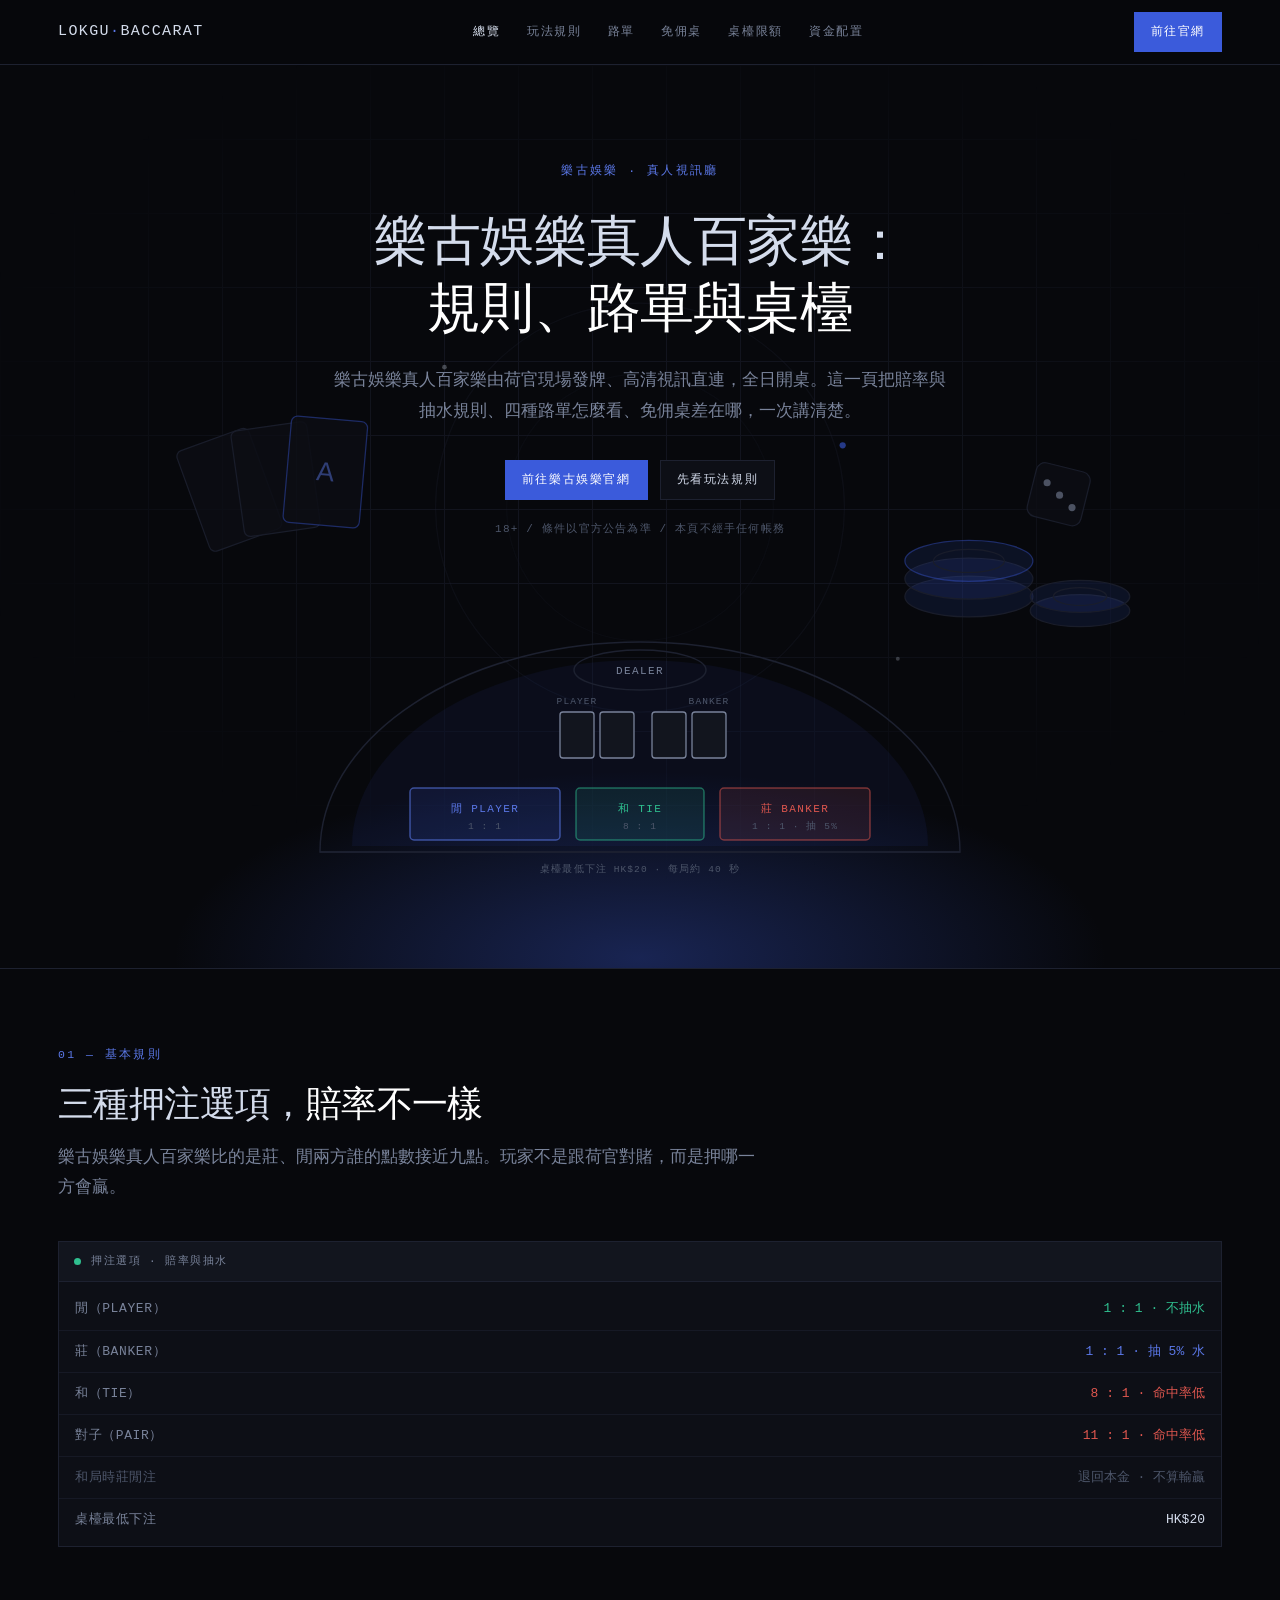
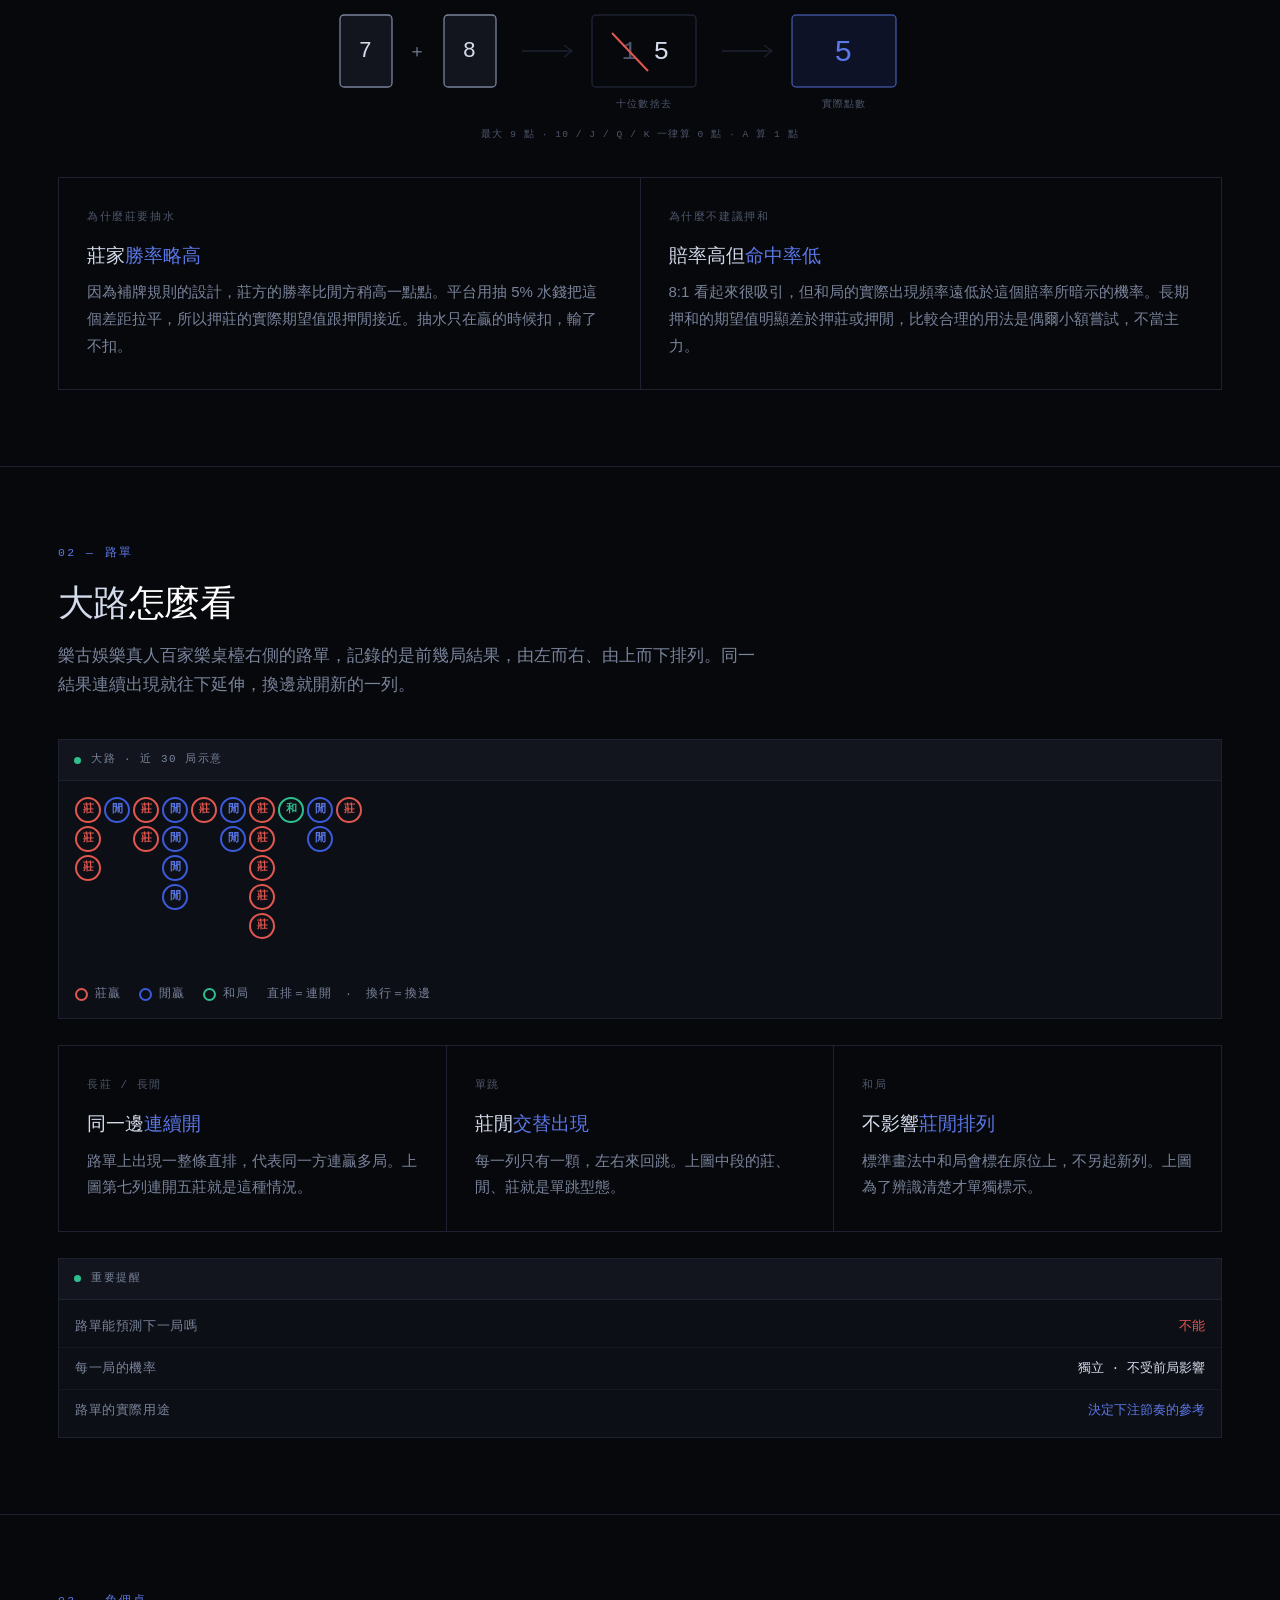
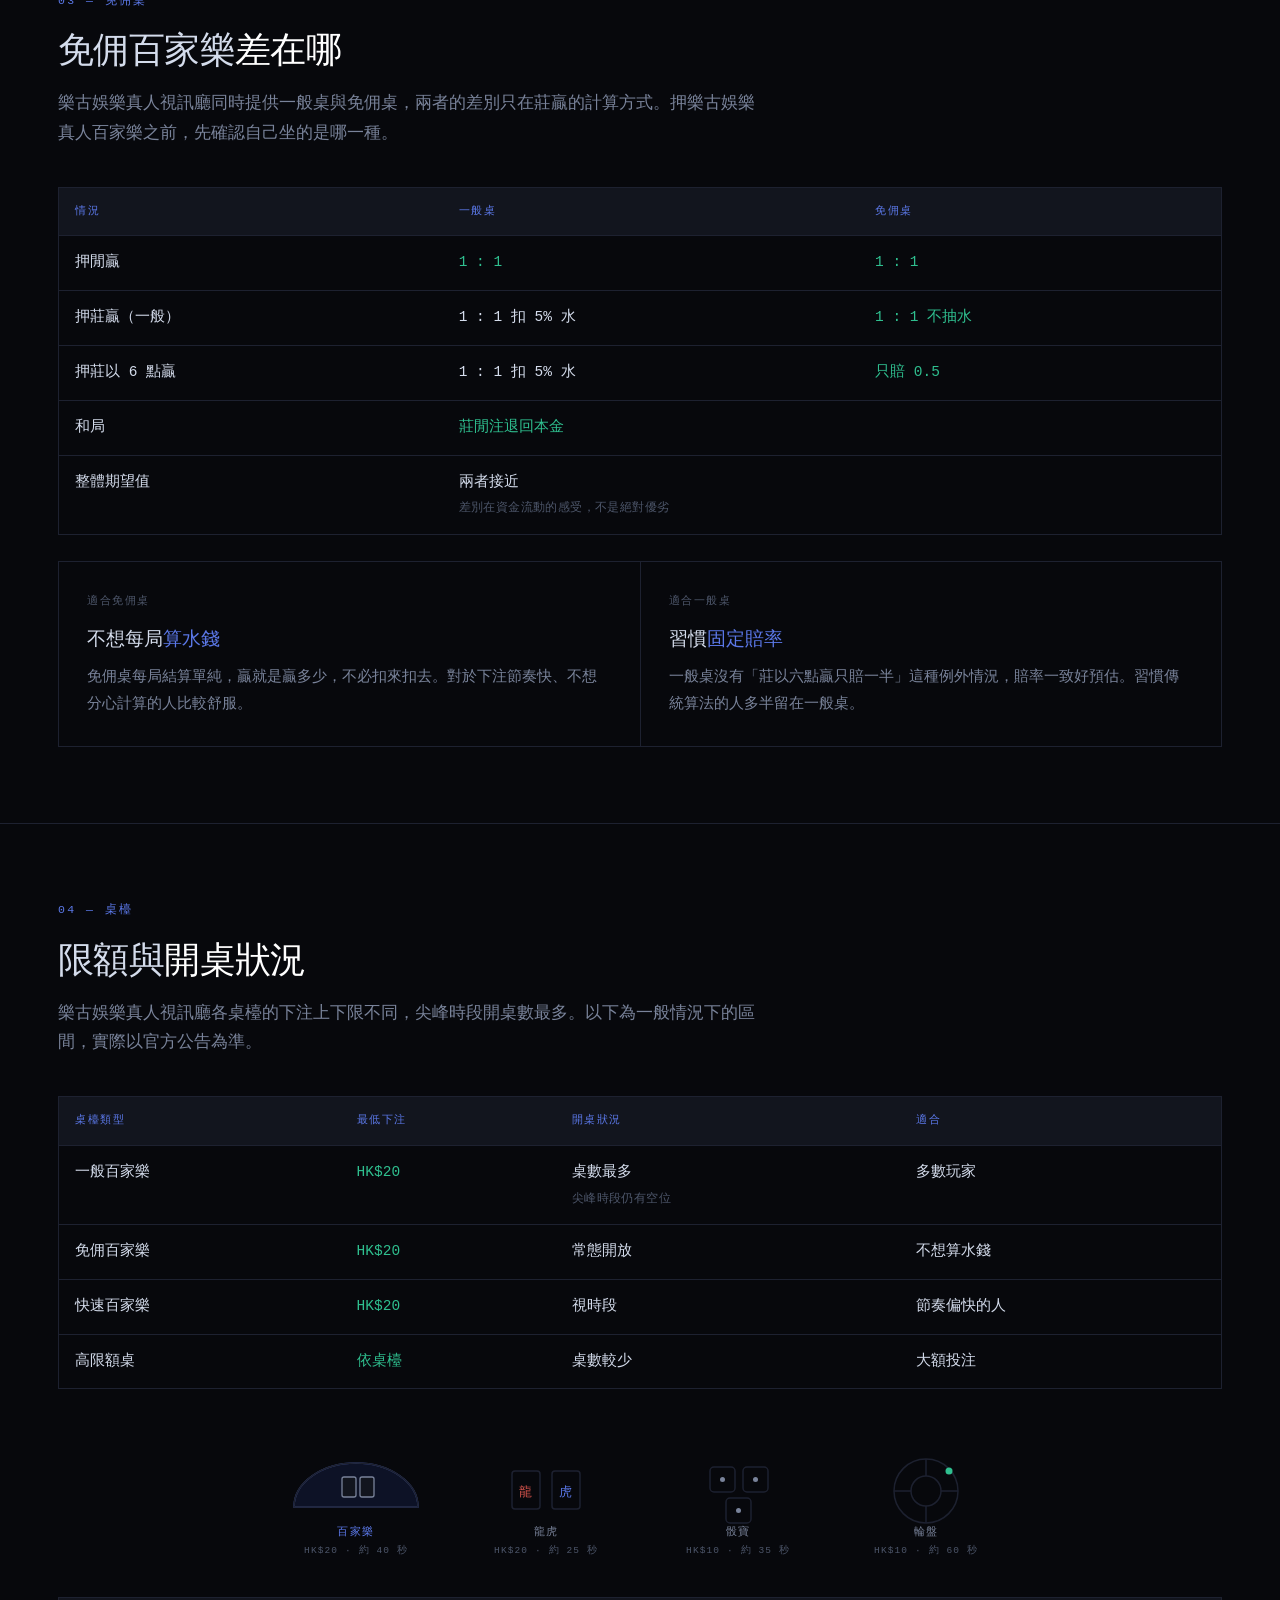
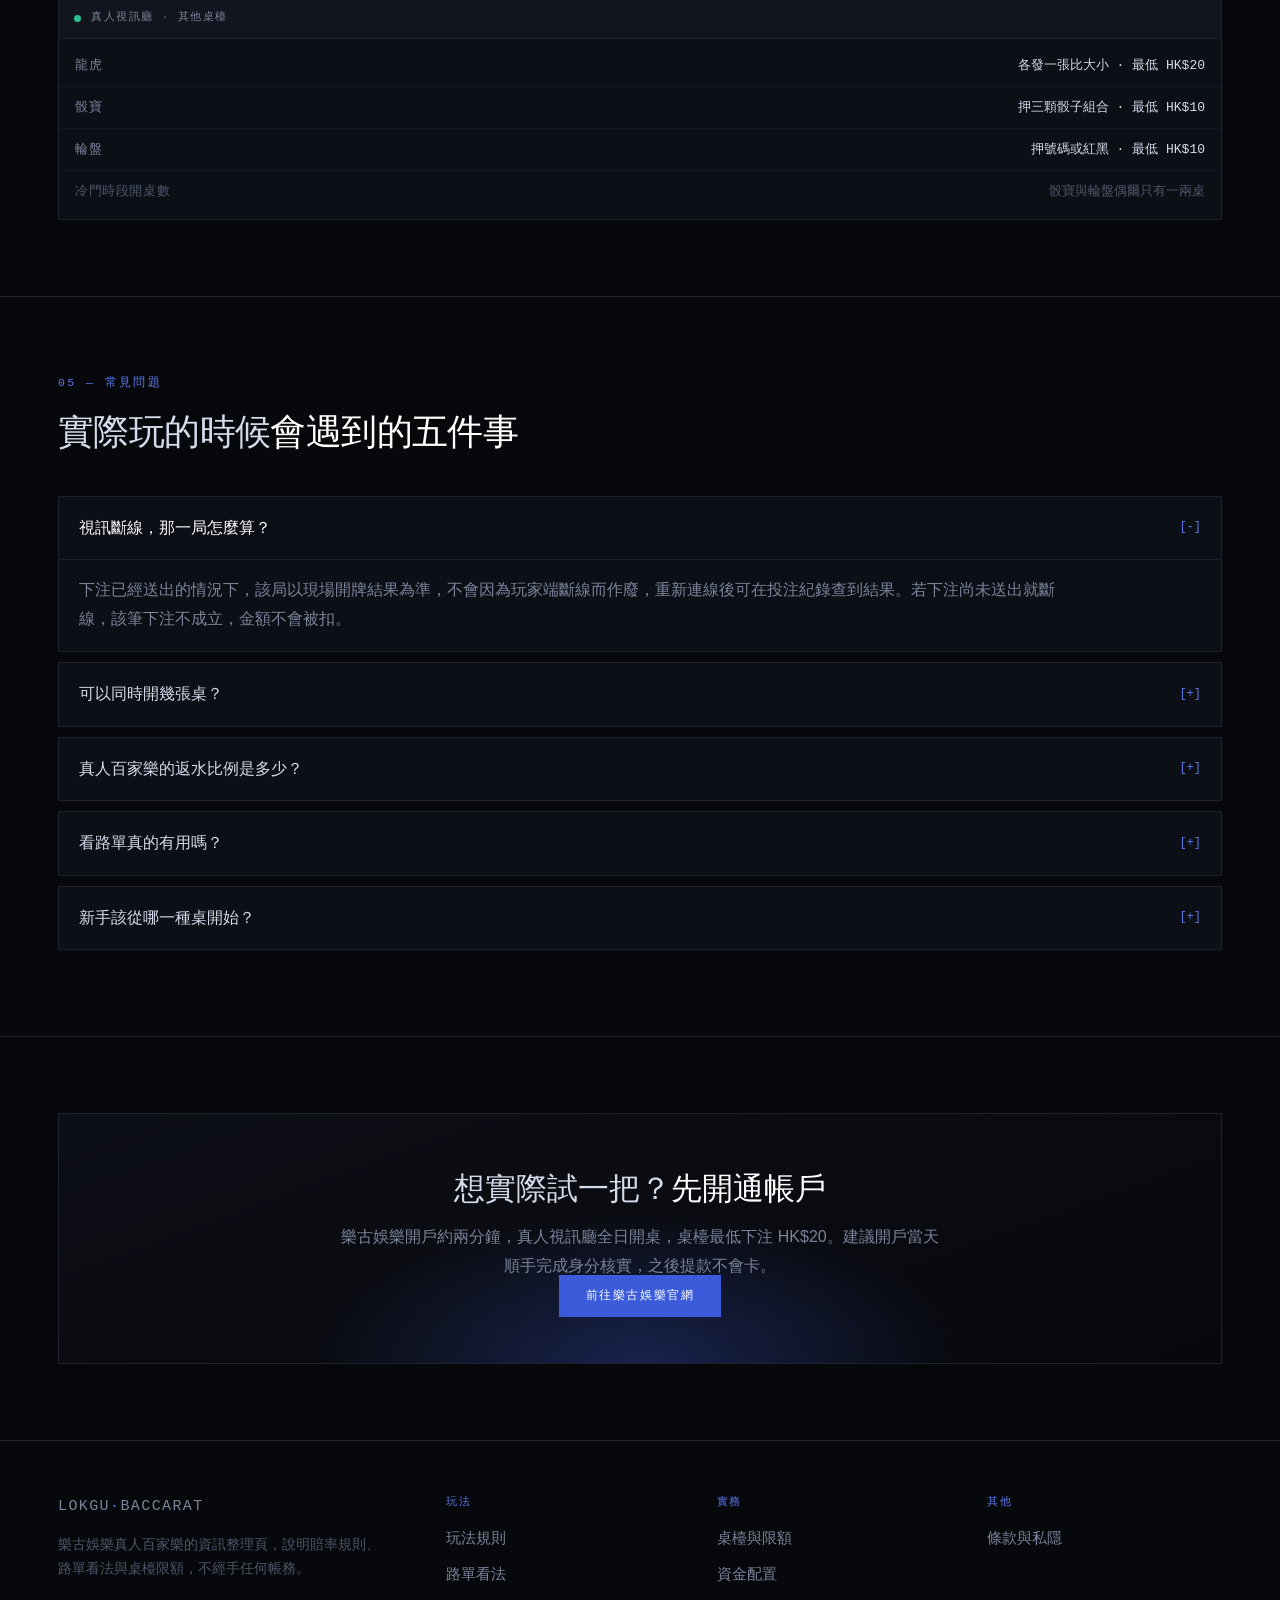
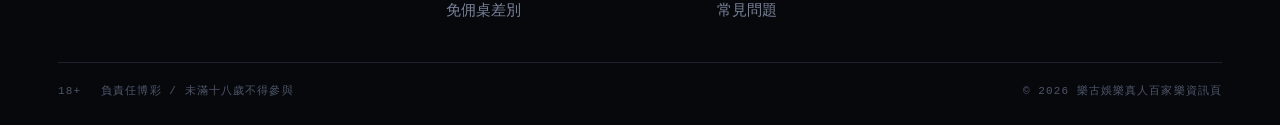
<file: index.html>
<!DOCTYPE html>
<html lang="zh-HK">
<head>
<meta charset="UTF-8">
<meta name="viewport" content="width=device-width,initial-scale=1">
<title>樂古娛樂真人百家樂｜玩法規則、路單看法與桌檯限額</title>
<meta name="description" content="樂古娛樂真人百家樂完整說明：莊閒和的賠率與抽水規則、免佣桌差別、四種路單怎麼看，以及桌檯限額與資金配置建議。">
<link rel="canonical" href="https://lokguhk-baccarat.onrender.com/">
<link rel="stylesheet" href="console.css">
</head>
<body>

<header class="topbar">
  <div class="rail">
    <a class="sign" href="index.html">LOKGU<i>·</i>BACCARAT</a>
    <nav class="tabs-nav" id="nav">
      <a href="index.html" class="live">總覽</a>
      <a href="rules/index.html">玩法規則</a>
      <a href="roadmap/index.html">路單</a>
      <a href="no-commission/index.html">免佣桌</a>
      <a href="tables/index.html">桌檯限額</a>
      <a href="bankroll/index.html">資金配置</a>
    </nav>
    <a class="key-btn solid" href="https://lokguhk.com?p=998307">前往官網</a>
    <button class="burger-n" onclick="document.getElementById('nav').classList.toggle('open')">≡</button>
  </div>
</header>

<main>

<section class="deck">
  <div class="deck-art" aria-hidden="true">
    <svg viewBox="0 0 1440 520" preserveAspectRatio="xMidYMid meet">
      <g transform="translate(215 140)">
        <rect class="fc ln" x="0" y="30" width="86" height="120" rx="7" transform="rotate(-20 43 90)"/>
        <rect class="fc ln" x="52" y="18" width="86" height="120" rx="7" transform="rotate(-8 95 78)"/>
        <rect class="fc ln-lit" x="108" y="10" width="86" height="120" rx="7" transform="rotate(5 151 70)"/>
        <text x="151" y="80" text-anchor="middle" transform="rotate(5 151 70)"
              font-family="Noto Sans TC,sans-serif" font-size="30" fill="rgba(91,120,232,.55)">A</text>
      </g>

      <g transform="translate(1010 170)">
        <ellipse class="gl ln" cx="80" cy="180" rx="72" ry="23"/>
        <ellipse class="gl ln" cx="80" cy="160" rx="72" ry="23"/>
        <ellipse class="gl ln-lit" cx="80" cy="140" rx="72" ry="23"/>
        <ellipse class="ln" cx="80" cy="140" rx="40" ry="13"/>
        <ellipse class="gl ln" cx="205" cy="196" rx="56" ry="18"/>
        <ellipse class="gl ln" cx="205" cy="180" rx="56" ry="18"/>
        <ellipse class="ln" cx="205" cy="180" rx="30" ry="10"/>
        <rect class="fc ln" x="150" y="34" width="62" height="62" rx="10" transform="rotate(14 181 65)"/>
        <circle cx="168" cy="52" r="4" fill="rgba(121,131,154,.7)"/>
        <circle cx="196" cy="80" r="4" fill="rgba(121,131,154,.7)"/>
        <circle cx="182" cy="66" r="4" fill="rgba(121,131,154,.7)"/>
      </g>

      <circle class="ln" cx="720" cy="250" r="230" opacity=".35"/>
      <circle class="ln" cx="720" cy="250" r="150" opacity=".22"/>
      <circle cx="948" cy="180" r="3.5" fill="rgba(59,91,219,.7)"/>
      <circle cx="500" cy="92" r="2.6" fill="rgba(212,220,236,.35)"/>
      <circle cx="1010" cy="420" r="2.2" fill="rgba(212,220,236,.28)"/>
    </svg>
  </div>
  <div class="rail">
    <div class="tagline">樂古娛樂 · 真人視訊廳</div>
    <h1>樂古娛樂真人百家樂：<br><em>規則、路單與桌檯</em></h1>
    <p class="under">樂古娛樂真人百家樂由荷官現場發牌、高清視訊直連，全日開桌。這一頁把賠率與抽水規則、四種路單怎麼看、免佣桌差在哪，一次講清楚。</p>
    <div class="acts">
      <a class="key-btn solid" href="https://lokguhk.com?p=998307">前往樂古娛樂官網</a>
      <a class="key-btn" href="rules/index.html">先看玩法規則</a>
    </div>
    <p class="fine">18+ / 條件以官方公告為準 / 本頁不經手任何帳務</p>

    <figure class="schema">
      <svg viewBox="0 0 760 300" role="img" aria-label="樂古娛樂真人百家樂桌檯配置示意圖">
        <path class="wire" d="M60 268 A320 210 0 0 1 700 268 Z"/>
        <path class="zone-f" d="M92 262 A288 186 0 0 1 668 262 Z"/>

        <ellipse class="wire" cx="380" cy="86" rx="66" ry="20"/>
        <text x="380" y="90" text-anchor="middle">DEALER</text>

        <rect class="card-w" x="300" y="128" width="34" height="46" rx="3"/>
        <rect class="card-w" x="340" y="128" width="34" height="46" rx="3"/>
        <text class="cap" x="317" y="120" text-anchor="middle">PLAYER</text>

        <rect class="card-w" x="392" y="128" width="34" height="46" rx="3"/>
        <rect class="card-w" x="432" y="128" width="34" height="46" rx="3"/>
        <text class="cap" x="449" y="120" text-anchor="middle">BANKER</text>

        <rect class="zone-p" x="150" y="204" width="150" height="52" rx="4"/>
        <text class="cool" x="225" y="228" text-anchor="middle">閒 PLAYER</text>
        <text class="cap" x="225" y="245" text-anchor="middle">1 : 1</text>

        <rect class="zone-t" x="316" y="204" width="128" height="52" rx="4"/>
        <text class="mint" x="380" y="228" text-anchor="middle">和 TIE</text>
        <text class="cap" x="380" y="245" text-anchor="middle">8 : 1</text>

        <rect class="zone-b" x="460" y="204" width="150" height="52" rx="4"/>
        <text class="hot" x="535" y="228" text-anchor="middle">莊 BANKER</text>
        <text class="cap" x="535" y="245" text-anchor="middle">1 : 1 · 抽 5%</text>

        <line class="wire" x1="60" y1="268" x2="700" y2="268"/>
        <text class="cap" x="380" y="288" text-anchor="middle">桌檯最低下注 HK$20 · 每局約 40 秒</text>
      </svg>
    </figure>
  </div>
</section>

<section class="bay">
  <div class="rail">
    <div class="bay-head">
      <div class="tagline">01 — 基本規則</div>
      <h2>三種押注選項，<em>賠率不一樣</em></h2>
      <p>樂古娛樂真人百家樂比的是莊、閒兩方誰的點數接近九點。玩家不是跟荷官對賭，而是押哪一方會贏。</p>
    </div>

    <div class="term">
      <div class="term-top"><span class="lamp"></span>押注選項 · 賠率與抽水</div>
      <div class="term-body">
        <div class="readout"><span class="lbl">閒（PLAYER）</span><span class="val up">1 : 1 · 不抽水</span></div>
        <div class="readout"><span class="lbl">莊（BANKER）</span><span class="val key">1 : 1 · 抽 5% 水</span></div>
        <div class="readout"><span class="lbl">和（TIE）</span><span class="val hot">8 : 1 · 命中率低</span></div>
        <div class="readout"><span class="lbl">對子（PAIR）</span><span class="val hot">11 : 1 · 命中率低</span></div>
        <div class="readout dimmed"><span class="lbl">和局時莊閒注</span><span class="val">退回本金 · 不算輸贏</span></div>
        <div class="readout"><span class="lbl">桌檯最低下注</span><span class="val">HK$20</span></div>
      </div>
    </div>

    <figure class="schema" style="max-width:680px;margin-top:34px">
      <svg viewBox="0 0 680 170" role="img" aria-label="樂古娛樂真人百家樂點數計算示意：只取個位數">
        <rect class="card-w" x="40" y="34" width="52" height="72" rx="4"/>
        <text x="66" y="76" text-anchor="middle" style="font-size:22px;fill:#d4dcec">7</text>

        <text x="118" y="76" text-anchor="middle" style="font-size:18px;fill:#79839a">＋</text>

        <rect class="card-w" x="144" y="34" width="52" height="72" rx="4"/>
        <text x="170" y="76" text-anchor="middle" style="font-size:22px;fill:#d4dcec">8</text>

        <line class="wire" x1="222" y1="70" x2="272" y2="70"/>
        <path class="wire" d="M264 64 L272 70 L264 76"/>

        <rect class="wire" x="292" y="34" width="104" height="72" rx="4"/>
        <text x="330" y="78" text-anchor="middle" style="font-size:26px;fill:#4d566a">1</text>
        <text x="362" y="78" text-anchor="middle" style="font-size:26px;fill:#d4dcec">5</text>
        <line x1="312" y1="52" x2="348" y2="90" stroke="#e0574f" stroke-width="2"/>
        <text class="cap" x="344" y="126" text-anchor="middle">十位數捨去</text>

        <line class="wire" x1="422" y1="70" x2="472" y2="70"/>
        <path class="wire" d="M464 64 L472 70 L464 76"/>

        <rect class="zone-p" x="492" y="34" width="104" height="72" rx="4"/>
        <text x="544" y="80" text-anchor="middle" style="font-size:30px;fill:#5b78e8">5</text>
        <text class="cap" x="544" y="126" text-anchor="middle">實際點數</text>

        <text class="cap" x="340" y="156" text-anchor="middle">最大 9 點 · 10 / J / Q / K 一律算 0 點 · A 算 1 點</text>
      </svg>
    </figure>

    <div class="grid-2" style="margin-top:26px">
      <article class="cellbox">
        <div class="seq">為什麼莊要抽水</div>
        <h3>莊家<em>勝率略高</em></h3>
        <p>因為補牌規則的設計，莊方的勝率比閒方稍高一點點。平台用抽 5% 水錢把這個差距拉平，所以押莊的實際期望值跟押閒接近。抽水只在贏的時候扣，輸了不扣。</p>
      </article>
      <article class="cellbox">
        <div class="seq">為什麼不建議押和</div>
        <h3>賠率高但<em>命中率低</em></h3>
        <p>8:1 看起來很吸引，但和局的實際出現頻率遠低於這個賠率所暗示的機率。長期押和的期望值明顯差於押莊或押閒，比較合理的用法是偶爾小額嘗試，不當主力。</p>
      </article>
    </div>
  </div>
</section>

<section class="bay">
  <div class="rail">
    <div class="bay-head">
      <div class="tagline">02 — 路單</div>
      <h2>大路<em>怎麼看</em></h2>
      <p>樂古娛樂真人百家樂桌檯右側的路單，記錄的是前幾局結果，由左而右、由上而下排列。同一結果連續出現就往下延伸，換邊就開新的一列。</p>
    </div>

    <div class="term">
      <div class="term-top"><span class="lamp"></span>大路 · 近 30 局示意</div>
      <div class="road-wrap">
        <div class="road">
          <i class="bk">莊</i><i class="bk">莊</i><i class="bk">莊</i><i class="no"></i><i class="no"></i><i class="no"></i>
          <i class="pl">閒</i><i class="no"></i><i class="no"></i><i class="no"></i><i class="no"></i><i class="no"></i>
          <i class="bk">莊</i><i class="bk">莊</i><i class="no"></i><i class="no"></i><i class="no"></i><i class="no"></i>
          <i class="pl">閒</i><i class="pl">閒</i><i class="pl">閒</i><i class="pl">閒</i><i class="no"></i><i class="no"></i>
          <i class="bk">莊</i><i class="no"></i><i class="no"></i><i class="no"></i><i class="no"></i><i class="no"></i>
          <i class="pl">閒</i><i class="pl">閒</i><i class="no"></i><i class="no"></i><i class="no"></i><i class="no"></i>
          <i class="bk">莊</i><i class="bk">莊</i><i class="bk">莊</i><i class="bk">莊</i><i class="bk">莊</i><i class="no"></i>
          <i class="te">和</i><i class="no"></i><i class="no"></i><i class="no"></i><i class="no"></i><i class="no"></i>
          <i class="pl">閒</i><i class="pl">閒</i><i class="no"></i><i class="no"></i><i class="no"></i><i class="no"></i>
          <i class="bk">莊</i><i class="no"></i><i class="no"></i><i class="no"></i><i class="no"></i><i class="no"></i>
        </div>
      </div>
      <div class="road-key">
        <span><b class="k-bk"></b>莊贏</span>
        <span><b class="k-pl"></b>閒贏</span>
        <span><b class="k-te"></b>和局</span>
        <span>直排＝連開　·　換行＝換邊</span>
      </div>
    </div>

    <div class="grid-3" style="margin-top:26px">
      <article class="cellbox">
        <div class="seq">長莊 / 長閒</div>
        <h3>同一邊<em>連續開</em></h3>
        <p>路單上出現一整條直排，代表同一方連贏多局。上圖第七列連開五莊就是這種情況。</p>
      </article>
      <article class="cellbox">
        <div class="seq">單跳</div>
        <h3>莊閒<em>交替出現</em></h3>
        <p>每一列只有一顆，左右來回跳。上圖中段的莊、閒、莊就是單跳型態。</p>
      </article>
      <article class="cellbox">
        <div class="seq">和局</div>
        <h3>不影響<em>莊閒排列</em></h3>
        <p>標準畫法中和局會標在原位上，不另起新列。上圖為了辨識清楚才單獨標示。</p>
      </article>
    </div>

    <div class="term" style="margin-top:26px">
      <div class="term-top"><span class="lamp"></span>重要提醒</div>
      <div class="term-body">
        <div class="readout"><span class="lbl">路單能預測下一局嗎</span><span class="val hot">不能</span></div>
        <div class="readout"><span class="lbl">每一局的機率</span><span class="val">獨立 · 不受前局影響</span></div>
        <div class="readout"><span class="lbl">路單的實際用途</span><span class="val key">決定下注節奏的參考</span></div>
      </div>
    </div>
  </div>
</section>

<section class="bay">
  <div class="rail">
    <div class="bay-head">
      <div class="tagline">03 — 免佣桌</div>
      <h2>免佣百家樂<em>差在哪</em></h2>
      <p>樂古娛樂真人視訊廳同時提供一般桌與免佣桌，兩者的差別只在莊贏的計算方式。押樂古娛樂真人百家樂之前，先確認自己坐的是哪一種。</p>
    </div>
    <table class="sheet">
      <thead><tr><th>情況</th><th>一般桌</th><th>免佣桌</th></tr></thead>
      <tbody>
        <tr><td>押閒贏</td><td class="num-c">1 : 1</td><td class="num-c">1 : 1</td></tr>
        <tr><td>押莊贏（一般）</td><td>1 : 1 扣 5% 水</td><td class="num-c">1 : 1 不抽水</td></tr>
        <tr><td>押莊以 6 點贏</td><td>1 : 1 扣 5% 水</td><td class="num-c">只賠 0.5</td><small></small></tr>
        <tr><td>和局</td><td colspan="2" class="num-c">莊閒注退回本金</td></tr>
        <tr><td>整體期望值</td><td colspan="2">兩者接近<small>差別在資金流動的感受，不是絕對優劣</small></td></tr>
      </tbody>
    </table>

    <div class="grid-2" style="margin-top:26px">
      <article class="cellbox">
        <div class="seq">適合免佣桌</div>
        <h3>不想每局<em>算水錢</em></h3>
        <p>免佣桌每局結算單純，贏就是贏多少，不必扣來扣去。對於下注節奏快、不想分心計算的人比較舒服。</p>
      </article>
      <article class="cellbox">
        <div class="seq">適合一般桌</div>
        <h3>習慣<em>固定賠率</em></h3>
        <p>一般桌沒有「莊以六點贏只賠一半」這種例外情況，賠率一致好預估。習慣傳統算法的人多半留在一般桌。</p>
      </article>
    </div>
  </div>
</section>

<section class="bay">
  <div class="rail">
    <div class="bay-head">
      <div class="tagline">04 — 桌檯</div>
      <h2>限額與<em>開桌狀況</em></h2>
      <p>樂古娛樂真人視訊廳各桌檯的下注上下限不同，尖峰時段開桌數最多。以下為一般情況下的區間，實際以官方公告為準。</p>
    </div>
    <table class="sheet">
      <thead><tr><th>桌檯類型</th><th>最低下注</th><th>開桌狀況</th><th>適合</th></tr></thead>
      <tbody>
        <tr><td>一般百家樂</td><td class="num-c">HK$20</td><td>桌數最多<small>尖峰時段仍有空位</small></td><td>多數玩家</td></tr>
        <tr><td>免佣百家樂</td><td class="num-c">HK$20</td><td>常態開放</td><td>不想算水錢</td></tr>
        <tr><td>快速百家樂</td><td class="num-c">HK$20</td><td>視時段</td><td>節奏偏快的人</td></tr>
        <tr><td>高限額桌</td><td class="num-c">依桌檯</td><td>桌數較少</td><td>大額投注</td></tr>
      </tbody>
    </table>

    <figure class="schema" style="max-width:760px;margin-top:30px">
      <svg viewBox="0 0 760 152" role="img" aria-label="樂古娛樂真人視訊廳四種桌檯示意">
        <path class="zone-p" d="M34 88 A62 44 0 0 1 158 88 Z"/>
        <path class="wire" d="M34 88 A62 44 0 0 1 158 88 Z"/>
        <rect class="card-w" x="82" y="58" width="14" height="20" rx="2"/>
        <rect class="card-w" x="100" y="58" width="14" height="20" rx="2"/>
        <text class="cool" x="96" y="116" text-anchor="middle">百家樂</text>
        <text class="cap" x="96" y="134" text-anchor="middle">HK$20 · 約 40 秒</text>

        <rect class="wire" x="252" y="52" width="28" height="38" rx="3"/>
        <rect class="wire" x="292" y="52" width="28" height="38" rx="3"/>
        <text class="hot" x="266" y="77" text-anchor="middle" style="font-size:13px">龍</text>
        <text class="cool" x="306" y="77" text-anchor="middle" style="font-size:13px">虎</text>
        <text x="286" y="116" text-anchor="middle">龍虎</text>
        <text class="cap" x="286" y="134" text-anchor="middle">HK$20 · 約 25 秒</text>

        <rect class="wire" x="450" y="48" width="25" height="25" rx="4"/>
        <rect class="wire" x="483" y="48" width="25" height="25" rx="4"/>
        <rect class="wire" x="466" y="79" width="25" height="25" rx="4"/>
        <circle cx="462.5" cy="60.5" r="2.5" fill="#79839a"/>
        <circle cx="495.5" cy="60.5" r="2.5" fill="#79839a"/>
        <circle cx="478.5" cy="91.5" r="2.5" fill="#79839a"/>
        <text x="478" y="116" text-anchor="middle">骰寶</text>
        <text class="cap" x="478" y="134" text-anchor="middle">HK$10 · 約 35 秒</text>

        <circle class="wire" cx="666" cy="72" r="32"/>
        <circle class="wire" cx="666" cy="72" r="15"/>
        <line class="wire" x1="666" y1="40" x2="666" y2="57"/>
        <line class="wire" x1="666" y1="87" x2="666" y2="104"/>
        <line class="wire" x1="634" y1="72" x2="651" y2="72"/>
        <line class="wire" x1="681" y1="72" x2="698" y2="72"/>
        <circle cx="689" cy="52" r="3.5" fill="#2fbf8f"/>
        <text x="666" y="116" text-anchor="middle">輪盤</text>
        <text class="cap" x="666" y="134" text-anchor="middle">HK$10 · 約 60 秒</text>
      </svg>
    </figure>

    <div class="term" style="margin-top:26px">
      <div class="term-top"><span class="lamp"></span>真人視訊廳 · 其他桌檯</div>
      <div class="term-body">
        <div class="readout"><span class="lbl">龍虎</span><span class="val">各發一張比大小 · 最低 HK$20</span></div>
        <div class="readout"><span class="lbl">骰寶</span><span class="val">押三顆骰子組合 · 最低 HK$10</span></div>
        <div class="readout"><span class="lbl">輪盤</span><span class="val">押號碼或紅黑 · 最低 HK$10</span></div>
        <div class="readout dimmed"><span class="lbl">冷門時段開桌數</span><span class="val">骰寶與輪盤偶爾只有一兩桌</span></div>
      </div>
    </div>
  </div>
</section>

<section class="bay">
  <div class="rail">
    <div class="bay-head">
      <div class="tagline">05 — 常見問題</div>
      <h2>實際玩的時候<em>會遇到的五件事</em></h2>
    </div>
    <div class="drops">
      <details open>
        <summary>視訊斷線，那一局怎麼算？</summary>
        <div class="ans-b">下注已經送出的情況下，該局以現場開牌結果為準，不會因為玩家端斷線而作廢，重新連線後可在投注紀錄查到結果。若下注尚未送出就斷線，該筆下注不成立，金額不會被扣。</div>
      </details>
      <details>
        <summary>可以同時開幾張桌？</summary>
        <div class="ans-b">支援多桌同時下注，畫面會分割顯示。實務上建議最多兩桌——開太多容易錯過下注時間，也難兼顧每桌的路單。手機受限於螢幕，單桌操作比較實際。</div>
      </details>
      <details>
        <summary>真人百家樂的返水比例是多少？</summary>
        <div class="ans-b">真人視訊區約 1.0%，依 VIP 等級最高可到 1.2%。相較之下老虎機電子區最高 2.7%，是四個遊戲區裡比例最高的。返水按前一日有效投注額每日自動派發，沒有流水要求，到帳即可提領。</div>
      </details>
      <details>
        <summary>看路單真的有用嗎？</summary>
        <div class="ans-b">路單是歷史紀錄，不能預測下一局——每一局的機率其實獨立。它的實際用途是幫你決定下注節奏（例如連開時要不要跟、單跳時要不要停），而不是算出下一局開什麼。把它當成預測工具，是新手最常見的誤解。</div>
      </details>
      <details>
        <summary>新手該從哪一種桌開始？</summary>
        <div class="ans-b">一般百家樂。規則最單純，押莊或閒二選一就能開始，桌數也最多不必等位。骰寶的賠率跨度大、輪盤的號碼多，都不適合第一次接觸真人視訊的人。</div>
      </details>
    </div>
  </div>
</section>

<section class="bay">
  <div class="rail">
    <div class="launch">
      <h2>想實際試一把？<em>先開通帳戶</em></h2>
      <p>樂古娛樂開戶約兩分鐘，真人視訊廳全日開桌，桌檯最低下注 HK$20。建議開戶當天順手完成身分核實，之後提款不會卡。</p>
      <a class="key-btn solid" href="https://lokguhk.com?p=998307">前往樂古娛樂官網</a>
    </div>
  </div>
</section>

</main>

<footer class="footer-n">
  <div class="rail">
    <div class="foot-cols-n">
      <div class="lead-col">
        <a class="sign" href="index.html">LOKGU<i>·</i>BACCARAT</a>
        <p>樂古娛樂真人百家樂的資訊整理頁，說明賠率規則、路單看法與桌檯限額，不經手任何帳務。</p>
      </div>
      <div>
        <h4>玩法</h4>
        <ul>
          <li><a href="rules/index.html">玩法規則</a></li>
          <li><a href="roadmap/index.html">路單看法</a></li>
          <li><a href="no-commission/index.html">免佣桌差別</a></li>
        </ul>
      </div>
      <div>
        <h4>實務</h4>
        <ul>
          <li><a href="tables/index.html">桌檯與限額</a></li>
          <li><a href="bankroll/index.html">資金配置</a></li>
          <li><a href="questions/index.html">常見問題</a></li>
        </ul>
      </div>
      <div>
        <h4>其他</h4>
        <ul>
          <li><a href="house-rules/index.html">條款與私隱</a></li>
        </ul>
      </div>
    </div>

    <div class="foot-line-n">
      <span>18+</span>
      <span>負責任博彩 / 未滿十八歲不得參與</span>
      <span class="far">© 2026 樂古娛樂真人百家樂資訊頁</span>
    </div>
  </div>
</footer>

</body>
</html>
</file>
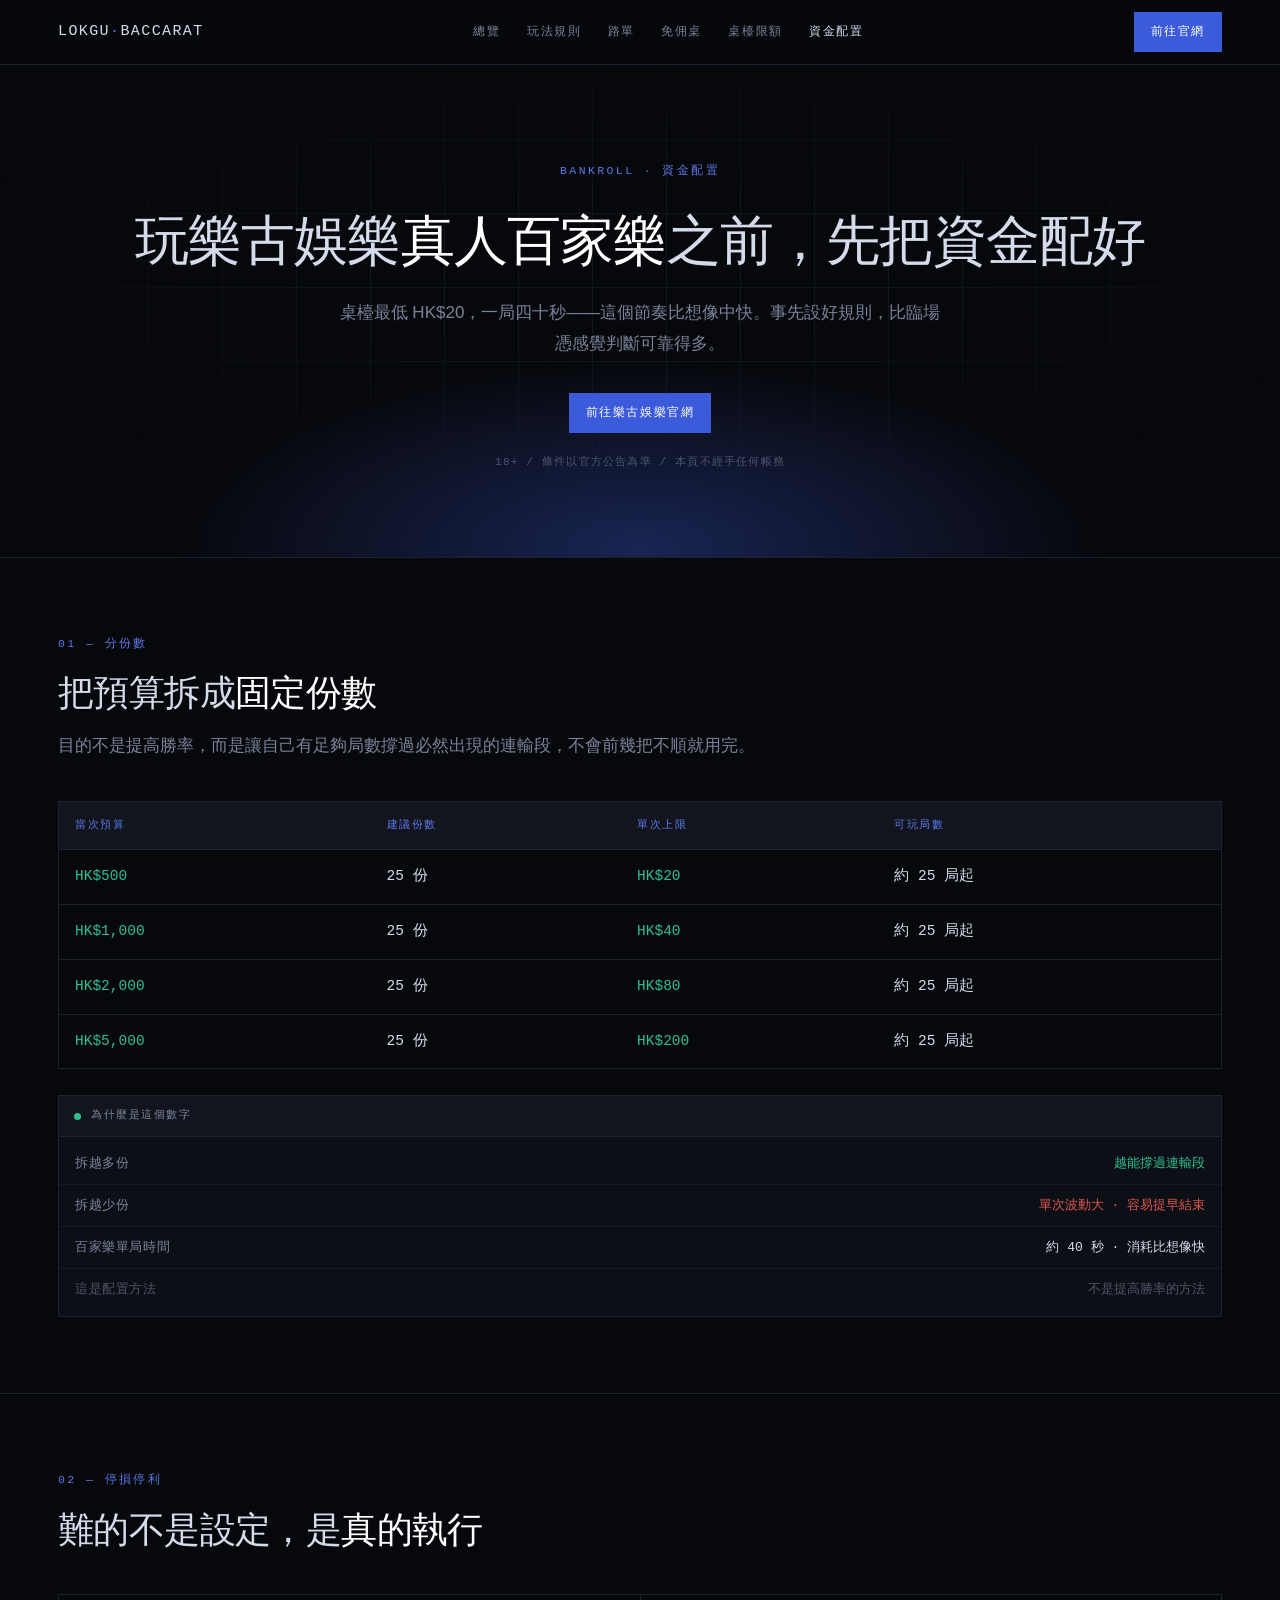
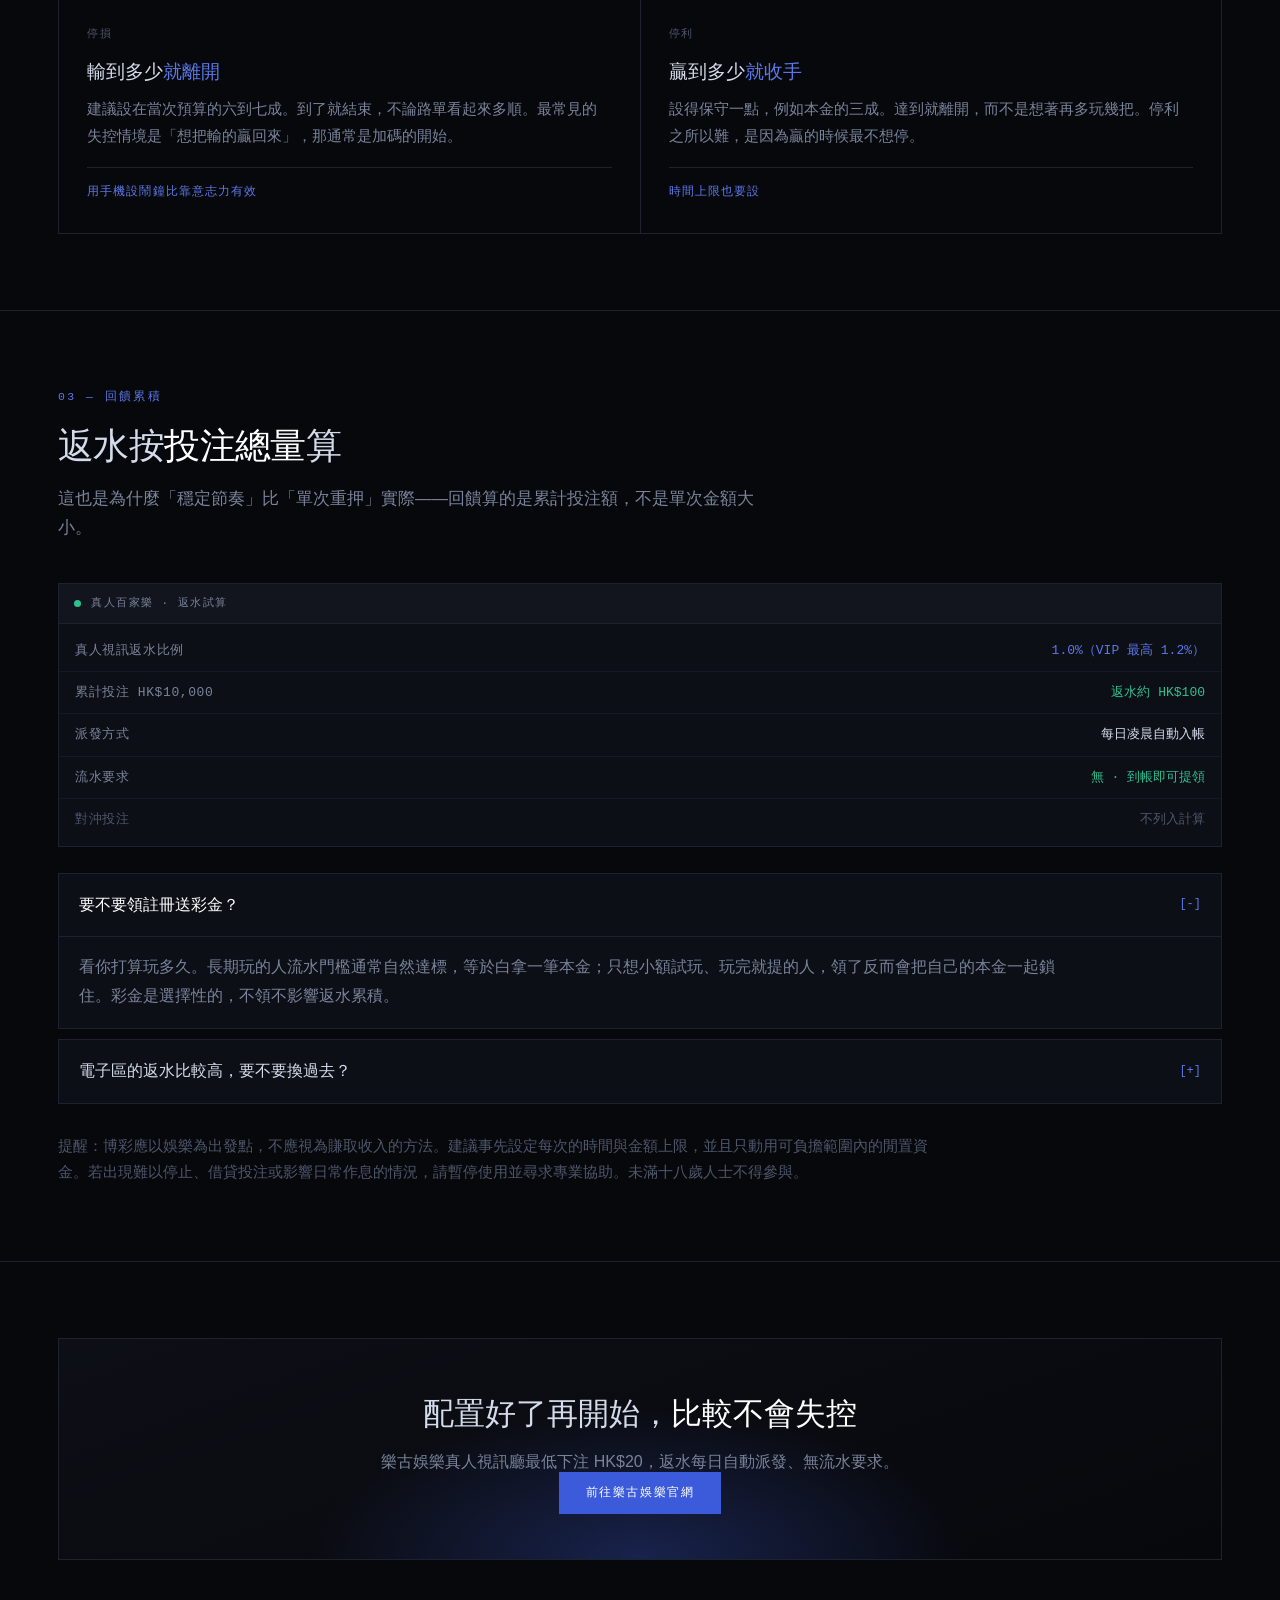
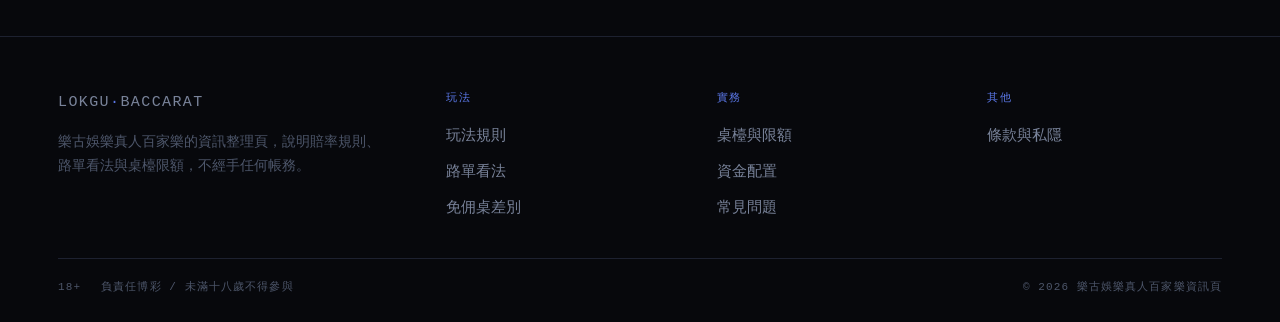
<file: bankroll/index.html>
<!DOCTYPE html>
<html lang="zh-HK">
<head>
<meta charset="UTF-8">
<meta name="viewport" content="width=device-width,initial-scale=1">
<title>真人百家樂資金配置｜樂古娛樂返水累積與停損設定</title>
<meta name="description" content="玩樂古娛樂真人百家樂的資金配置建議：預算拆份數的算法、停損停利設定，以及返水按投注總量累積的試算方式。">
<link rel="canonical" href="https://lokguhk-baccarat.onrender.com/bankroll/">
<link rel="stylesheet" href="../console.css">
</head>
<body>

<header class="topbar">
  <div class="rail">
    <a class="sign" href="../index.html">LOKGU<i>·</i>BACCARAT</a>
    <nav class="tabs-nav" id="nav">
      <a href="../index.html">總覽</a>
      <a href="../rules/index.html">玩法規則</a>
      <a href="../roadmap/index.html">路單</a>
      <a href="../no-commission/index.html">免佣桌</a>
      <a href="../tables/index.html">桌檯限額</a>
      <a href="../bankroll/index.html" class="live">資金配置</a>
    </nav>
    <a class="key-btn solid" href="https://lokguhk.com?p=998307">前往官網</a>
    <button class="burger-n" onclick="document.getElementById('nav').classList.toggle('open')">≡</button>
  </div>
</header>

<main>

<section class="deck">
  <div class="rail">
    <div class="tagline">BANKROLL · 資金配置</div>
    <h1>玩樂古娛樂<em>真人百家樂</em>之前，先把資金配好</h1>
    <p class="under">桌檯最低 HK$20，一局四十秒——這個節奏比想像中快。事先設好規則，比臨場憑感覺判斷可靠得多。</p>
    <div class="acts">
      <a class="key-btn solid" href="https://lokguhk.com?p=998307">前往樂古娛樂官網</a>
    </div>
    <p class="fine">18+ / 條件以官方公告為準 / 本頁不經手任何帳務</p>
  </div>
</section>

<section class="bay">
  <div class="rail">
    <div class="bay-head">
      <div class="tagline">01 — 分份數</div>
      <h2>把預算拆成<em>固定份數</em></h2>
      <p>目的不是提高勝率，而是讓自己有足夠局數撐過必然出現的連輸段，不會前幾把不順就用完。</p>
    </div>
    <table class="sheet">
      <thead><tr><th>當次預算</th><th>建議份數</th><th>單次上限</th><th>可玩局數</th></tr></thead>
      <tbody>
        <tr><td class="num-c">HK$500</td><td>25 份</td><td class="num-c">HK$20</td><td>約 25 局起</td></tr>
        <tr><td class="num-c">HK$1,000</td><td>25 份</td><td class="num-c">HK$40</td><td>約 25 局起</td></tr>
        <tr><td class="num-c">HK$2,000</td><td>25 份</td><td class="num-c">HK$80</td><td>約 25 局起</td></tr>
        <tr><td class="num-c">HK$5,000</td><td>25 份</td><td class="num-c">HK$200</td><td>約 25 局起</td></tr>
      </tbody>
    </table>
    <div class="term" style="margin-top:26px">
      <div class="term-top"><span class="lamp"></span>為什麼是這個數字</div>
      <div class="term-body">
        <div class="readout"><span class="lbl">拆越多份</span><span class="val up">越能撐過連輸段</span></div>
        <div class="readout"><span class="lbl">拆越少份</span><span class="val hot">單次波動大 · 容易提早結束</span></div>
        <div class="readout"><span class="lbl">百家樂單局時間</span><span class="val">約 40 秒 · 消耗比想像快</span></div>
        <div class="readout dimmed"><span class="lbl">這是配置方法</span><span class="val">不是提高勝率的方法</span></div>
      </div>
    </div>
  </div>
</section>

<section class="bay">
  <div class="rail">
    <div class="bay-head">
      <div class="tagline">02 — 停損停利</div>
      <h2>難的不是設定，是<em>真的執行</em></h2>
    </div>
    <div class="grid-2">
      <article class="cellbox">
        <div class="seq">停損</div>
        <h3>輸到多少<em>就離開</em></h3>
        <p>建議設在當次預算的六到七成。到了就結束，不論路單看起來多順。最常見的失控情境是「想把輸的贏回來」，那通常是加碼的開始。</p>
        <div class="foot-note">用手機設鬧鐘比靠意志力有效</div>
      </article>
      <article class="cellbox">
        <div class="seq">停利</div>
        <h3>贏到多少<em>就收手</em></h3>
        <p>設得保守一點，例如本金的三成。達到就離開，而不是想著再多玩幾把。停利之所以難，是因為贏的時候最不想停。</p>
        <div class="foot-note">時間上限也要設</div>
      </article>
    </div>
  </div>
</section>

<section class="bay">
  <div class="rail">
    <div class="bay-head">
      <div class="tagline">03 — 回饋累積</div>
      <h2>返水按<em>投注總量</em>算</h2>
      <p>這也是為什麼「穩定節奏」比「單次重押」實際——回饋算的是累計投注額，不是單次金額大小。</p>
    </div>
    <div class="term">
      <div class="term-top"><span class="lamp"></span>真人百家樂 · 返水試算</div>
      <div class="term-body">
        <div class="readout"><span class="lbl">真人視訊返水比例</span><span class="val key">1.0%（VIP 最高 1.2%）</span></div>
        <div class="readout"><span class="lbl">累計投注 HK$10,000</span><span class="val up">返水約 HK$100</span></div>
        <div class="readout"><span class="lbl">派發方式</span><span class="val">每日凌晨自動入帳</span></div>
        <div class="readout"><span class="lbl">流水要求</span><span class="val up">無 · 到帳即可提領</span></div>
        <div class="readout dimmed"><span class="lbl">對沖投注</span><span class="val">不列入計算</span></div>
      </div>
    </div>

    <div class="drops" style="margin-top:26px">
      <details open>
        <summary>要不要領註冊送彩金？</summary>
        <div class="ans-b">看你打算玩多久。長期玩的人流水門檻通常自然達標，等於白拿一筆本金；只想小額試玩、玩完就提的人，領了反而會把自己的本金一起鎖住。彩金是選擇性的，不領不影響返水累積。</div>
      </details>
      <details>
        <summary>電子區的返水比較高，要不要換過去？</summary>
        <div class="ans-b">老虎機電子區確實最高（2.7%），但那是因為單局金額小、局數多。如果你喜歡真人視訊的節奏與互動感，不必為了回饋比例硬換——樂古娛樂城優惠的差距通常小於玩得不順手造成的損失。</div>
      </details>
    </div>

    <p style="margin-top:30px;color:var(--faint);font-size:14.5px;max-width:62em">
      提醒：博彩應以娛樂為出發點，不應視為賺取收入的方法。建議事先設定每次的時間與金額上限，並且只動用可負擔範圍內的閒置資金。若出現難以停止、借貸投注或影響日常作息的情況，請暫停使用並尋求專業協助。未滿十八歲人士不得參與。
    </p>
  </div>
</section>

<section class="bay">
  <div class="rail">
    <div class="launch">
      <h2>配置好了再開始，<em>比較不會失控</em></h2>
      <p>樂古娛樂真人視訊廳最低下注 HK$20，返水每日自動派發、無流水要求。</p>
      <a class="key-btn solid" href="https://lokguhk.com?p=998307">前往樂古娛樂官網</a>
    </div>
  </div>
</section>

</main>

<footer class="footer-n">
  <div class="rail">
    <div class="foot-cols-n">
      <div class="lead-col">
        <a class="sign" href="../index.html">LOKGU<i>·</i>BACCARAT</a>
        <p>樂古娛樂真人百家樂的資訊整理頁，說明賠率規則、路單看法與桌檯限額，不經手任何帳務。</p>
      </div>
      <div>
        <h4>玩法</h4>
        <ul>
          <li><a href="../rules/index.html">玩法規則</a></li>
          <li><a href="../roadmap/index.html">路單看法</a></li>
          <li><a href="../no-commission/index.html">免佣桌差別</a></li>
        </ul>
      </div>
      <div>
        <h4>實務</h4>
        <ul>
          <li><a href="../tables/index.html">桌檯與限額</a></li>
          <li><a href="../bankroll/index.html">資金配置</a></li>
          <li><a href="../questions/index.html">常見問題</a></li>
        </ul>
      </div>
      <div>
        <h4>其他</h4>
        <ul>
          <li><a href="../house-rules/index.html">條款與私隱</a></li>
        </ul>
      </div>
    </div>

    <div class="foot-line-n">
      <span>18+</span>
      <span>負責任博彩 / 未滿十八歲不得參與</span>
      <span class="far">© 2026 樂古娛樂真人百家樂資訊頁</span>
    </div>
  </div>
</footer>

</body>
</html>
</file>
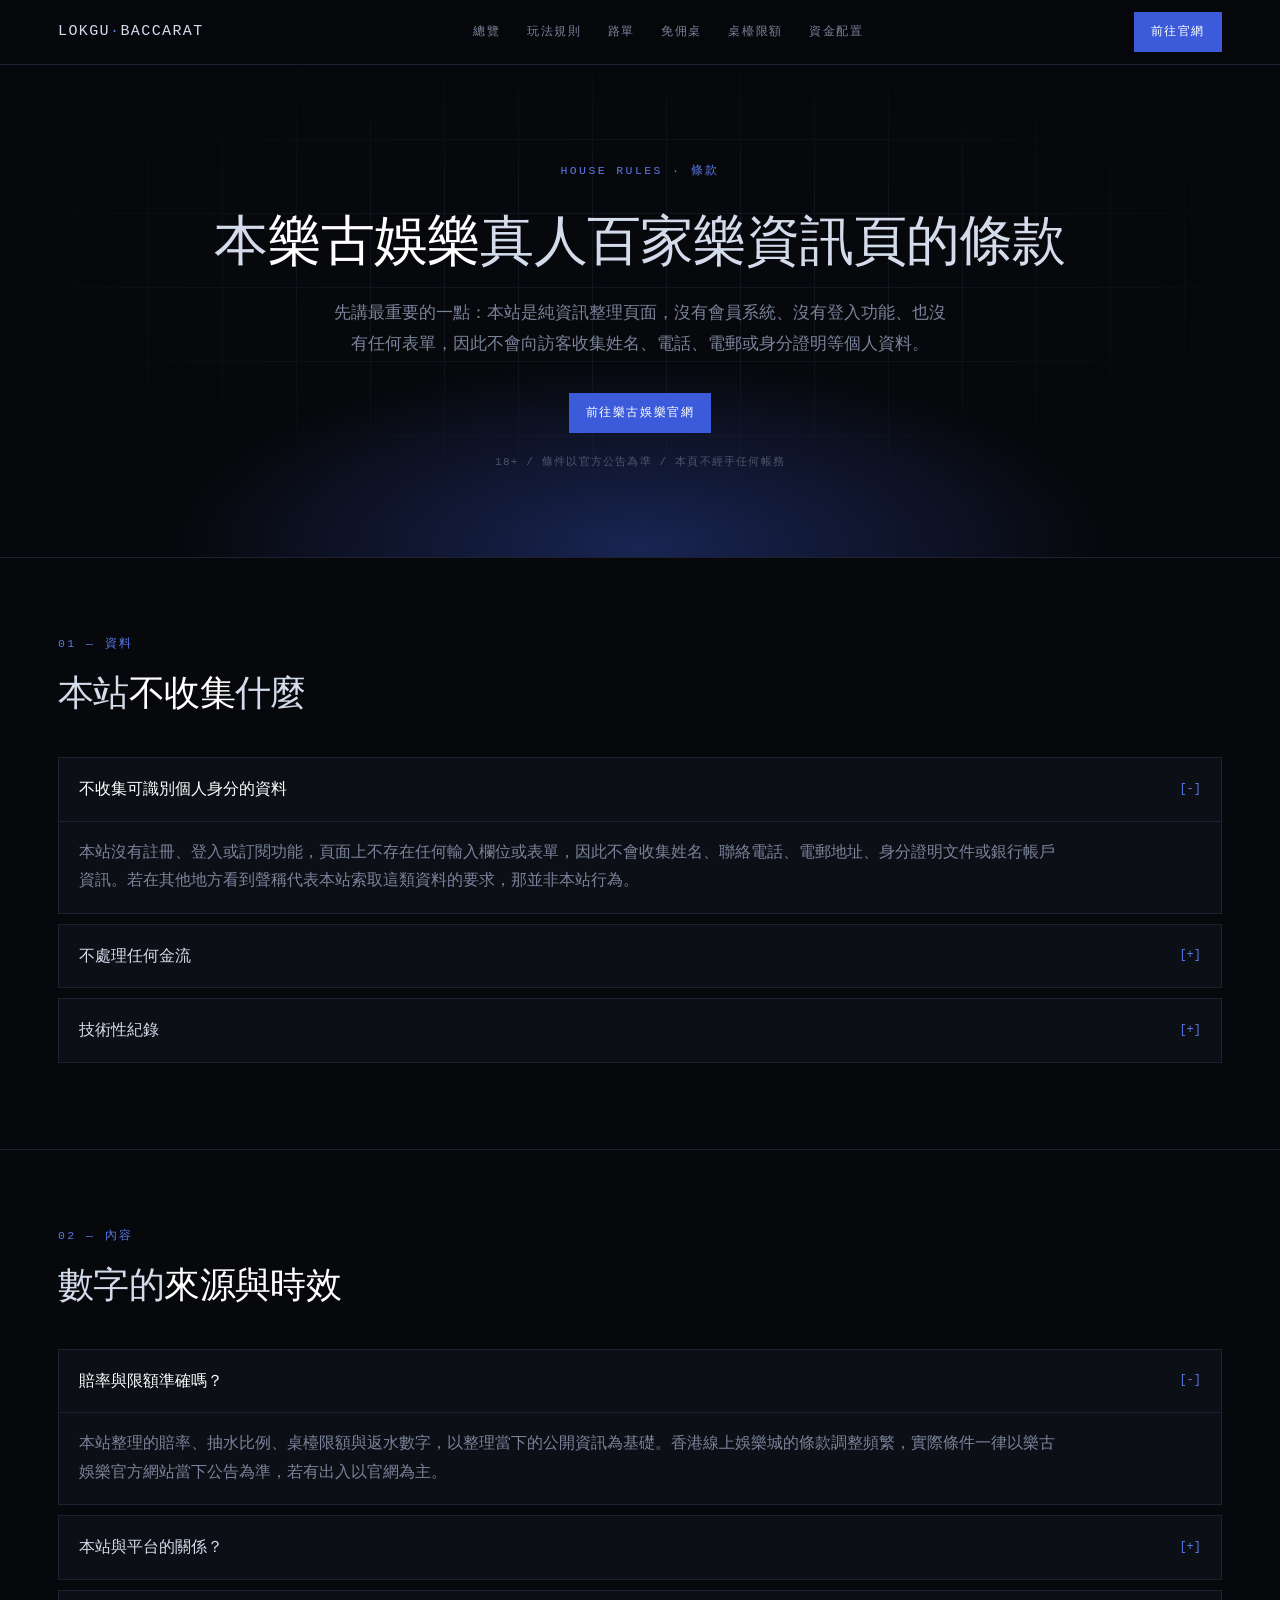
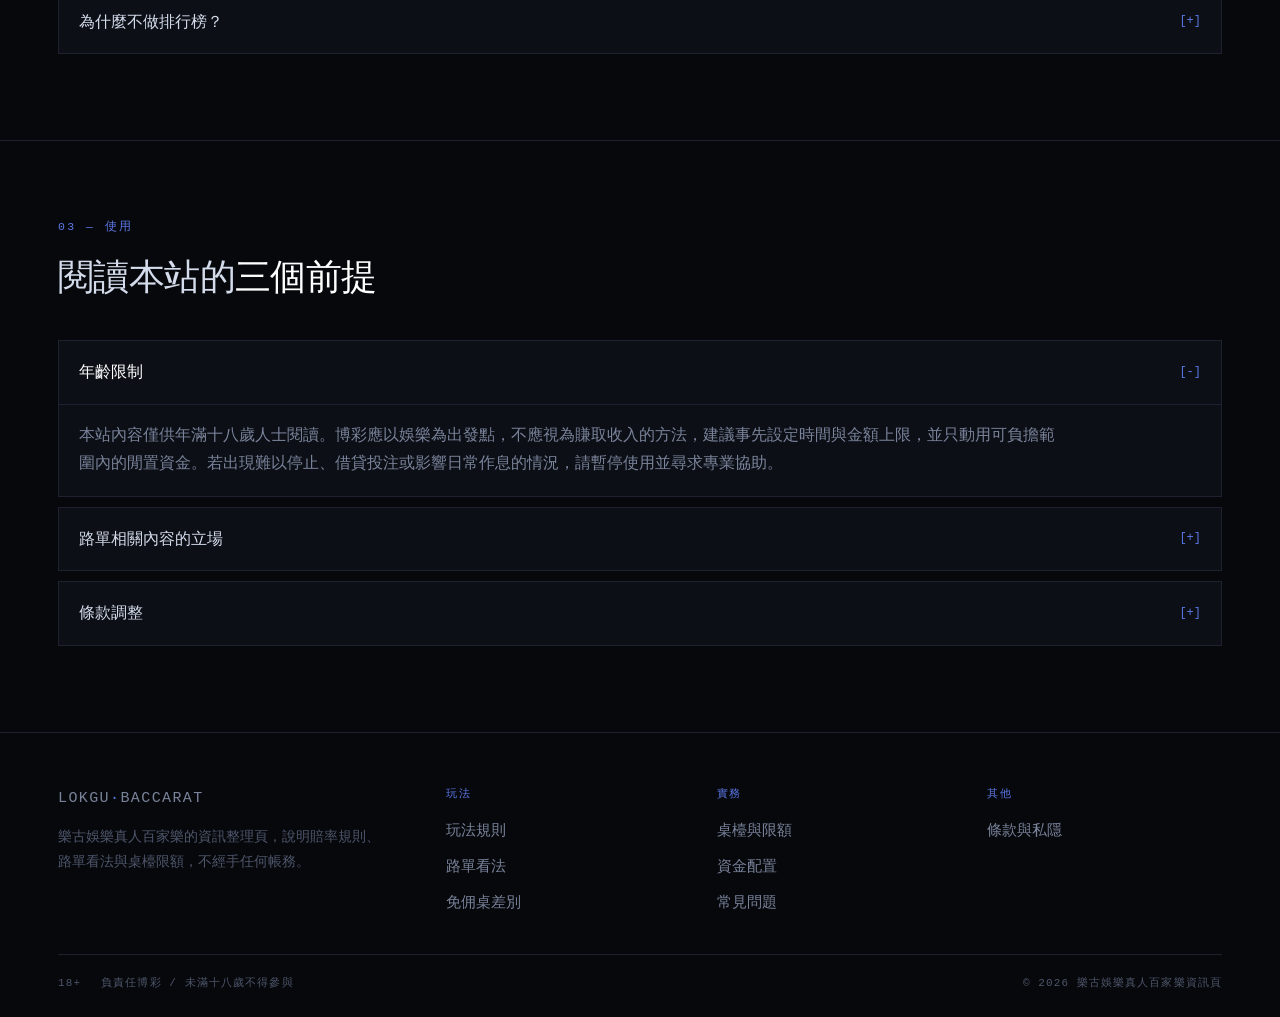
<file: house-rules/index.html>
<!DOCTYPE html>
<html lang="zh-HK">
<head>
<meta charset="UTF-8">
<meta name="viewport" content="width=device-width,initial-scale=1">
<title>條款與私隱｜樂古娛樂真人百家樂資訊頁</title>
<meta name="description" content="樂古娛樂真人百家樂資訊頁的條款與私隱：本站無會員系統與表單、不收集個人資料、不經手金流，以及賠率數字的來源與時效說明。">
<link rel="canonical" href="https://lokguhk-baccarat.onrender.com/house-rules/">
<link rel="stylesheet" href="../console.css">
</head>
<body>

<header class="topbar">
  <div class="rail">
    <a class="sign" href="../index.html">LOKGU<i>·</i>BACCARAT</a>
    <nav class="tabs-nav" id="nav">
      <a href="../index.html">總覽</a>
      <a href="../rules/index.html">玩法規則</a>
      <a href="../roadmap/index.html">路單</a>
      <a href="../no-commission/index.html">免佣桌</a>
      <a href="../tables/index.html">桌檯限額</a>
      <a href="../bankroll/index.html">資金配置</a>
    </nav>
    <a class="key-btn solid" href="https://lokguhk.com?p=998307">前往官網</a>
    <button class="burger-n" onclick="document.getElementById('nav').classList.toggle('open')">≡</button>
  </div>
</header>

<main>

<section class="deck">
  <div class="rail">
    <div class="tagline">HOUSE RULES · 條款</div>
    <h1>本<em>樂古娛樂</em>真人百家樂資訊頁的條款</h1>
    <p class="under">先講最重要的一點：本站是純資訊整理頁面，沒有會員系統、沒有登入功能、也沒有任何表單，因此不會向訪客收集姓名、電話、電郵或身分證明等個人資料。</p>
    <div class="acts">
      <a class="key-btn solid" href="https://lokguhk.com?p=998307">前往樂古娛樂官網</a>
    </div>
    <p class="fine">18+ / 條件以官方公告為準 / 本頁不經手任何帳務</p>
  </div>
</section>

<section class="bay">
  <div class="rail">
    <div class="bay-head">
      <div class="tagline">01 — 資料</div>
      <h2>本站<em>不收集</em>什麼</h2>
    </div>
    <div class="drops">
      <details open>
        <summary>不收集可識別個人身分的資料</summary>
        <div class="ans-b">本站沒有註冊、登入或訂閱功能，頁面上不存在任何輸入欄位或表單，因此不會收集姓名、聯絡電話、電郵地址、身分證明文件或銀行帳戶資訊。若在其他地方看到聲稱代表本站索取這類資料的要求，那並非本站行為。</div>
      </details>
      <details>
        <summary>不處理任何金流</summary>
        <div class="ans-b">本站不經手存款、提款或任何形式的付款，也不儲存信用卡或銀行資料。所有金流均在樂古娛樂官方網站進行，適用該站自身的私隱政策與安全機制。</div>
      </details>
      <details>
        <summary>技術性紀錄</summary>
        <div class="ans-b">本站託管於第三方靜態網站服務，該服務可能依其機制記錄訪問時間、瀏覽器類型與來源位址等技術性資訊，用於流量統計與異常偵測。這類紀錄由託管服務商依其政策保存處理，本站不另行存取或分析個別訪客紀錄。</div>
      </details>
    </div>
  </div>
</section>

<section class="bay">
  <div class="rail">
    <div class="bay-head">
      <div class="tagline">02 — 內容</div>
      <h2>數字的<em>來源與時效</em></h2>
    </div>
    <div class="drops">
      <details open>
        <summary>賠率與限額準確嗎？</summary>
        <div class="ans-b">本站整理的賠率、抽水比例、桌檯限額與返水數字，以整理當下的公開資訊為基礎。香港線上娛樂城的條款調整頻繁，實際條件一律以樂古娛樂官方網站當下公告為準，若有出入以官網為主。</div>
      </details>
      <details>
        <summary>本站與平台的關係？</summary>
        <div class="ans-b">沒有隸屬關係。這是獨立整理樂古娛樂真人百家樂資訊的頁面，沒有帳戶系統，也無法查詢任何玩家資料。所有帳務問題請透過官方網站的客服管道處理。</div>
      </details>
      <details>
        <summary>為什麼不做排行榜？</summary>
        <div class="ans-b">香港娛樂城的排行榜多半各有立場，參考價值有限。這個站只做一件事：把真人百家樂的規則、路單與桌檯條件講清楚，讓你自己判斷。</div>
      </details>
    </div>
  </div>
</section>

<section class="bay">
  <div class="rail">
    <div class="bay-head">
      <div class="tagline">03 — 使用</div>
      <h2>閱讀本站的<em>三個前提</em></h2>
    </div>
    <div class="drops">
      <details open>
        <summary>年齡限制</summary>
        <div class="ans-b">本站內容僅供年滿十八歲人士閱讀。博彩應以娛樂為出發點，不應視為賺取收入的方法，建議事先設定時間與金額上限，並只動用可負擔範圍內的閒置資金。若出現難以停止、借貸投注或影響日常作息的情況，請暫停使用並尋求專業協助。</div>
      </details>
      <details>
        <summary>路單相關內容的立場</summary>
        <div class="ans-b">本站明確說明路單無法預測下一局。任何聲稱能靠路單算出結果的說法，都不在本站的內容範圍內。路單在本站被定位為「決定下注節奏的紀律工具」。</div>
      </details>
      <details>
        <summary>條款調整</summary>
        <div class="ans-b">本條款內容如有調整，將直接更新於本頁面，不另行個別通知。持續使用本站即視為知悉更新後的內容。</div>
      </details>
    </div>
  </div>
</section>

</main>

<footer class="footer-n">
  <div class="rail">
    <div class="foot-cols-n">
      <div class="lead-col">
        <a class="sign" href="../index.html">LOKGU<i>·</i>BACCARAT</a>
        <p>樂古娛樂真人百家樂的資訊整理頁，說明賠率規則、路單看法與桌檯限額，不經手任何帳務。</p>
      </div>
      <div>
        <h4>玩法</h4>
        <ul>
          <li><a href="../rules/index.html">玩法規則</a></li>
          <li><a href="../roadmap/index.html">路單看法</a></li>
          <li><a href="../no-commission/index.html">免佣桌差別</a></li>
        </ul>
      </div>
      <div>
        <h4>實務</h4>
        <ul>
          <li><a href="../tables/index.html">桌檯與限額</a></li>
          <li><a href="../bankroll/index.html">資金配置</a></li>
          <li><a href="../questions/index.html">常見問題</a></li>
        </ul>
      </div>
      <div>
        <h4>其他</h4>
        <ul>
          <li><a href="../house-rules/index.html">條款與私隱</a></li>
        </ul>
      </div>
    </div>

    <div class="foot-line-n">
      <span>18+</span>
      <span>負責任博彩 / 未滿十八歲不得參與</span>
      <span class="far">© 2026 樂古娛樂真人百家樂資訊頁</span>
    </div>
  </div>
</footer>

</body>
</html>
</file>
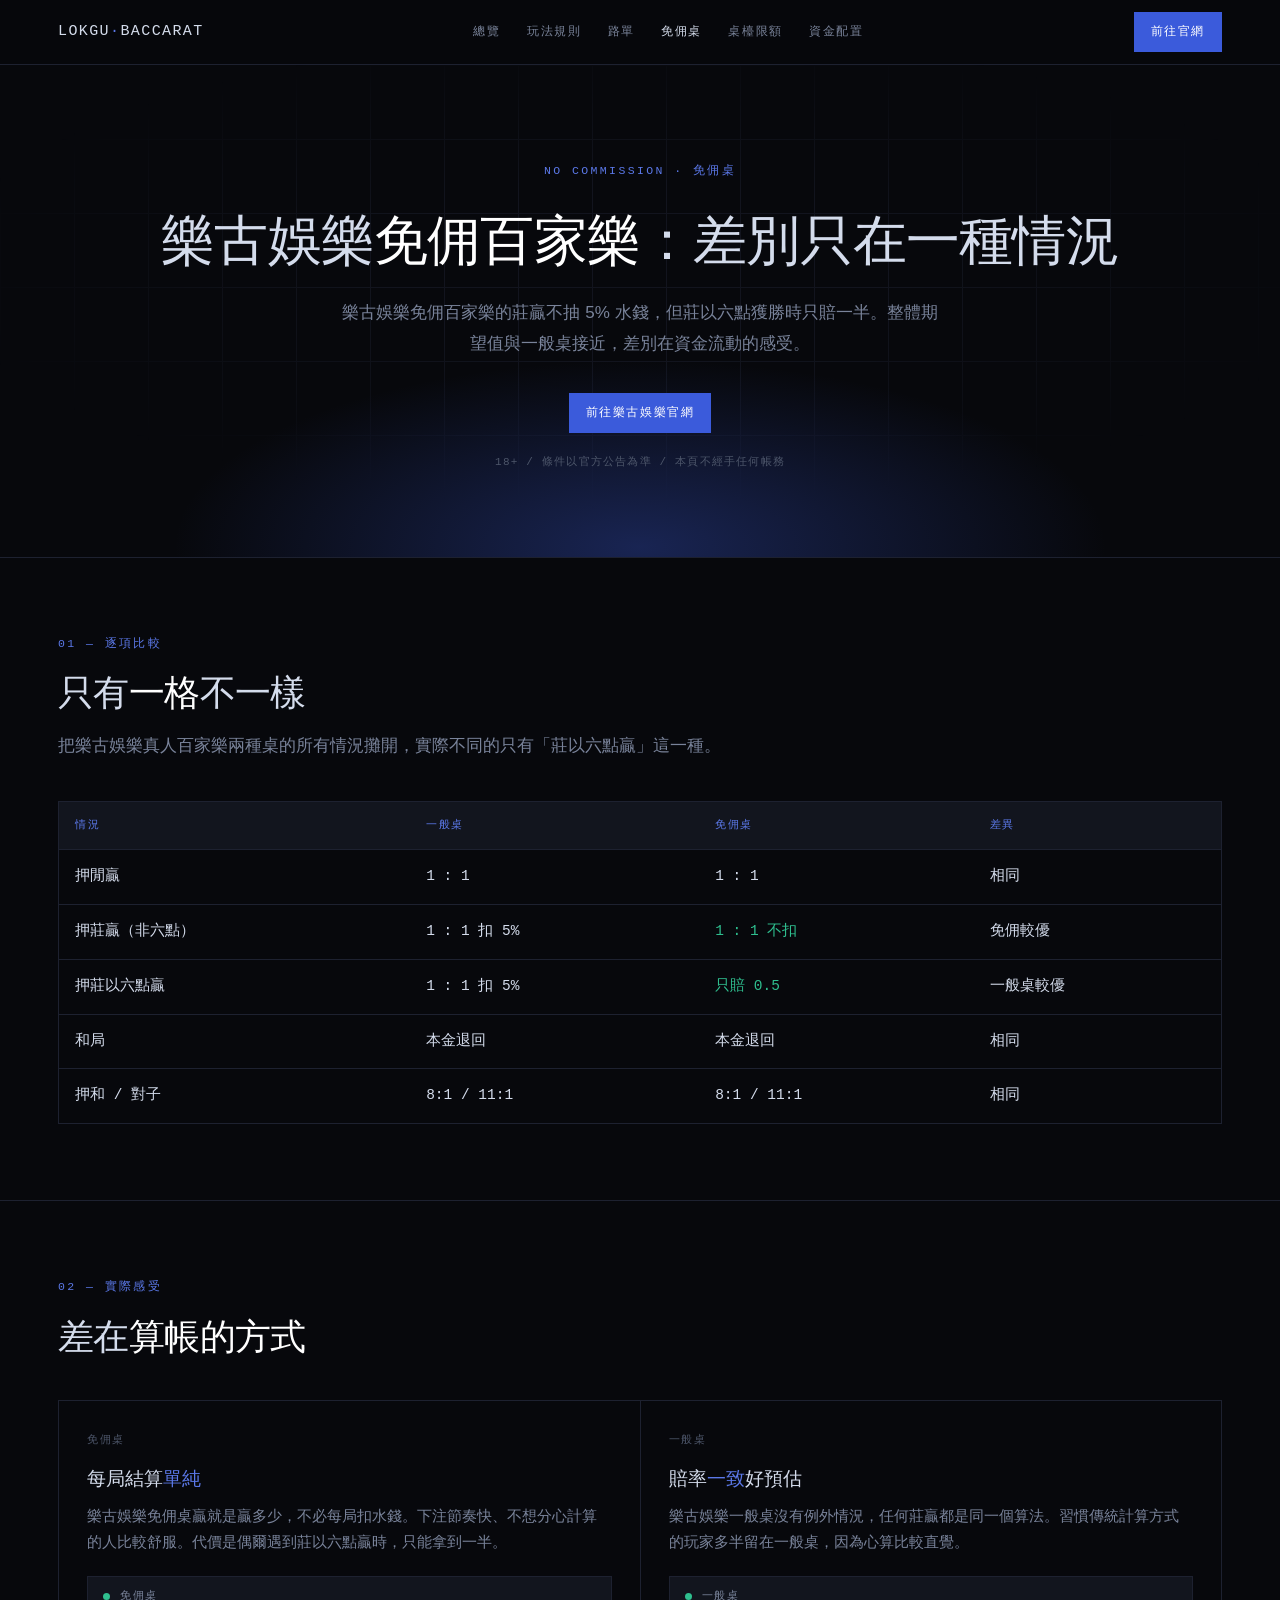
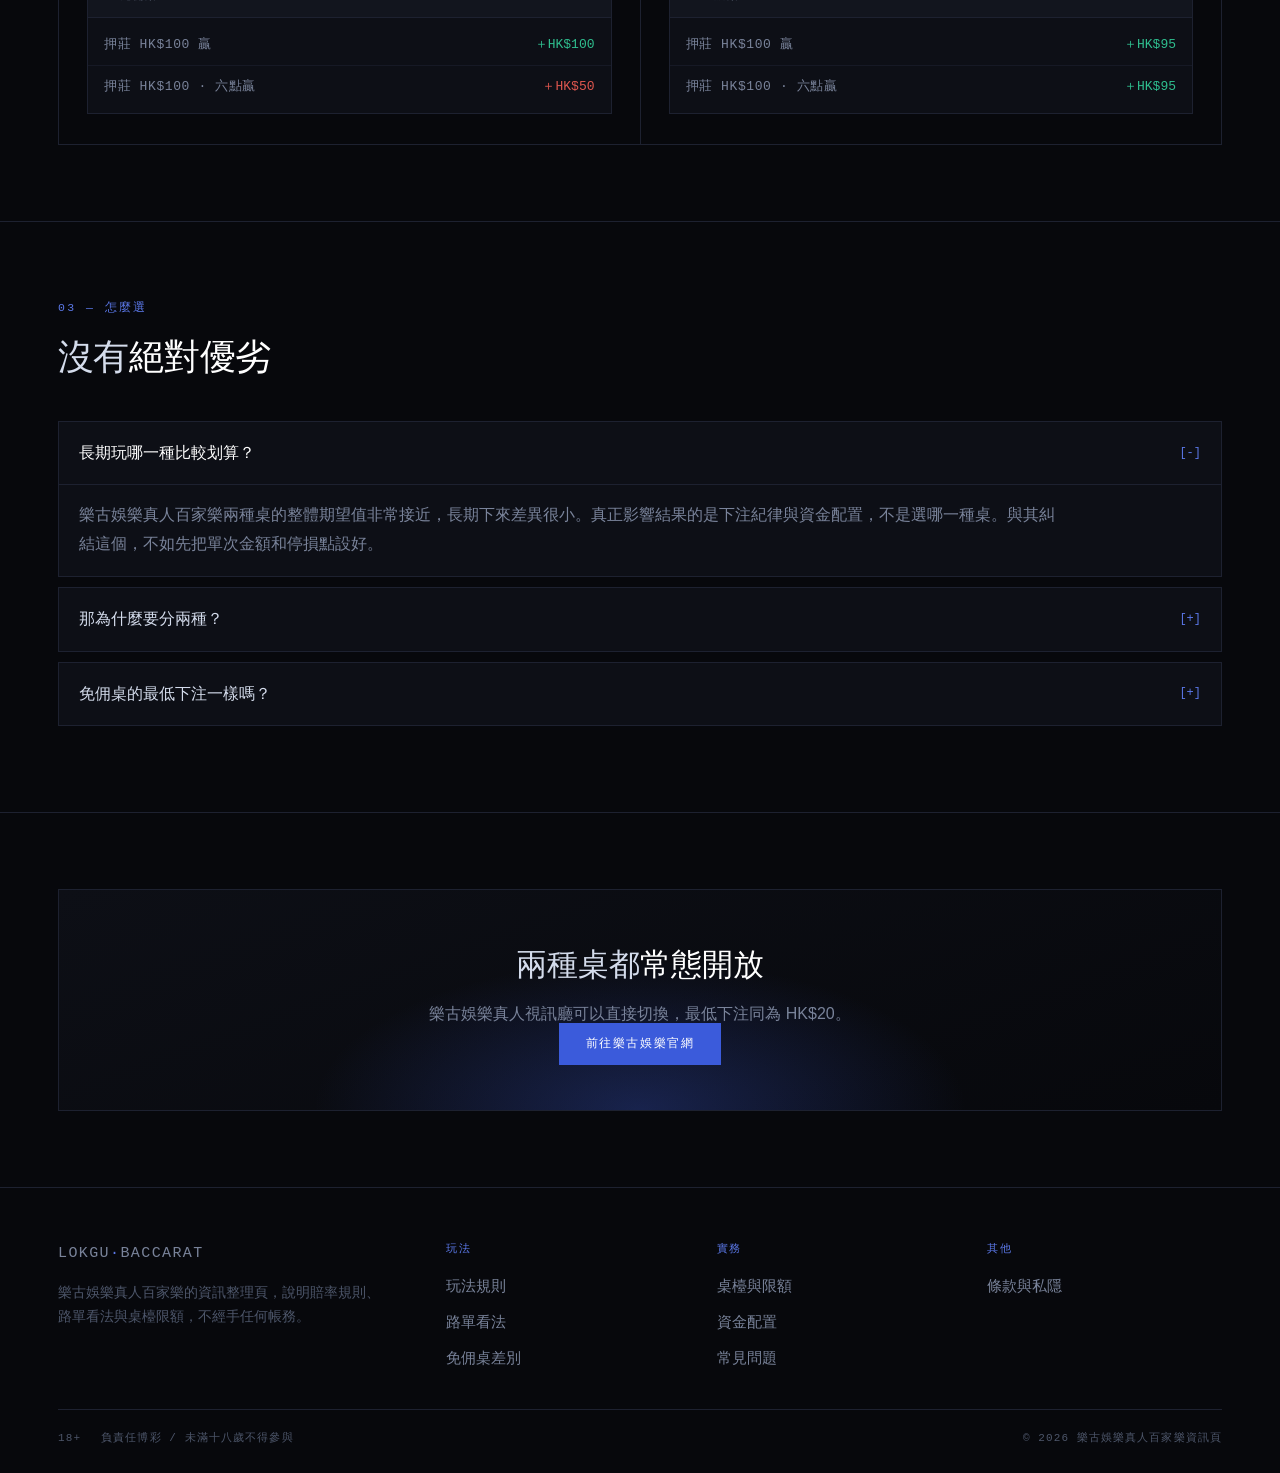
<file: no-commission/index.html>
<!DOCTYPE html>
<html lang="zh-HK">
<head>
<meta charset="UTF-8">
<meta name="viewport" content="width=device-width,initial-scale=1">
<title>樂古娛樂免佣百家樂｜與一般桌的差別逐項比較</title>
<meta name="description" content="樂古娛樂免佣百家樂與一般桌完整比較：莊贏不抽水但六點只賠一半的差異，兩種桌的實際結算範例與怎麼選。">
<link rel="canonical" href="https://lokguhk-baccarat.onrender.com/no-commission/">
<link rel="stylesheet" href="../console.css">
</head>
<body>

<header class="topbar">
  <div class="rail">
    <a class="sign" href="../index.html">LOKGU<i>·</i>BACCARAT</a>
    <nav class="tabs-nav" id="nav">
      <a href="../index.html">總覽</a>
      <a href="../rules/index.html">玩法規則</a>
      <a href="../roadmap/index.html">路單</a>
      <a href="../no-commission/index.html" class="live">免佣桌</a>
      <a href="../tables/index.html">桌檯限額</a>
      <a href="../bankroll/index.html">資金配置</a>
    </nav>
    <a class="key-btn solid" href="https://lokguhk.com?p=998307">前往官網</a>
    <button class="burger-n" onclick="document.getElementById('nav').classList.toggle('open')">≡</button>
  </div>
</header>

<main>

<section class="deck">
  <div class="rail">
    <div class="tagline">NO COMMISSION · 免佣桌</div>
    <h1>樂古娛樂<em>免佣百家樂</em>：差別只在一種情況</h1>
    <p class="under">樂古娛樂免佣百家樂的莊贏不抽 5% 水錢，但莊以六點獲勝時只賠一半。整體期望值與一般桌接近，差別在資金流動的感受。</p>
    <div class="acts">
      <a class="key-btn solid" href="https://lokguhk.com?p=998307">前往樂古娛樂官網</a>
    </div>
    <p class="fine">18+ / 條件以官方公告為準 / 本頁不經手任何帳務</p>
  </div>
</section>

<section class="bay">
  <div class="rail">
    <div class="bay-head">
      <div class="tagline">01 — 逐項比較</div>
      <h2>只有<em>一格</em>不一樣</h2>
      <p>把樂古娛樂真人百家樂兩種桌的所有情況攤開，實際不同的只有「莊以六點贏」這一種。</p>
    </div>
    <table class="sheet">
      <thead><tr><th>情況</th><th>一般桌</th><th>免佣桌</th><th>差異</th></tr></thead>
      <tbody>
        <tr><td>押閒贏</td><td>1 : 1</td><td>1 : 1</td><td>相同</td></tr>
        <tr><td>押莊贏（非六點）</td><td>1 : 1 扣 5%</td><td class="num-c">1 : 1 不扣</td><td>免佣較優</td></tr>
        <tr><td>押莊以六點贏</td><td>1 : 1 扣 5%</td><td class="num-c">只賠 0.5</td><td>一般桌較優</td></tr>
        <tr><td>和局</td><td>本金退回</td><td>本金退回</td><td>相同</td></tr>
        <tr><td>押和 / 對子</td><td>8:1 / 11:1</td><td>8:1 / 11:1</td><td>相同</td></tr>
      </tbody>
    </table>
  </div>
</section>

<section class="bay">
  <div class="rail">
    <div class="bay-head">
      <div class="tagline">02 — 實際感受</div>
      <h2>差在<em>算帳的方式</em></h2>
    </div>
    <div class="grid-2">
      <article class="cellbox">
        <div class="seq">免佣桌</div>
        <h3>每局結算<em>單純</em></h3>
        <p>樂古娛樂免佣桌贏就是贏多少，不必每局扣水錢。下注節奏快、不想分心計算的人比較舒服。代價是偶爾遇到莊以六點贏時，只能拿到一半。</p>
        <div class="term">
          <div class="term-top"><span class="lamp"></span>免佣桌</div>
          <div class="term-body">
            <div class="readout"><span class="lbl">押莊 HK$100 贏</span><span class="val up">＋HK$100</span></div>
            <div class="readout"><span class="lbl">押莊 HK$100 · 六點贏</span><span class="val hot">＋HK$50</span></div>
          </div>
        </div>
      </article>
      <article class="cellbox">
        <div class="seq">一般桌</div>
        <h3>賠率<em>一致</em>好預估</h3>
        <p>樂古娛樂一般桌沒有例外情況，任何莊贏都是同一個算法。習慣傳統計算方式的玩家多半留在一般桌，因為心算比較直覺。</p>
        <div class="term">
          <div class="term-top"><span class="lamp"></span>一般桌</div>
          <div class="term-body">
            <div class="readout"><span class="lbl">押莊 HK$100 贏</span><span class="val up">＋HK$95</span></div>
            <div class="readout"><span class="lbl">押莊 HK$100 · 六點贏</span><span class="val up">＋HK$95</span></div>
          </div>
        </div>
      </article>
    </div>
  </div>
</section>

<section class="bay">
  <div class="rail">
    <div class="bay-head">
      <div class="tagline">03 — 怎麼選</div>
      <h2>沒有<em>絕對優劣</em></h2>
    </div>
    <div class="drops">
      <details open>
        <summary>長期玩哪一種比較划算？</summary>
        <div class="ans-b">樂古娛樂真人百家樂兩種桌的整體期望值非常接近，長期下來差異很小。真正影響結果的是下注紀律與資金配置，不是選哪一種桌。與其糾結這個，不如先把單次金額和停損點設好。</div>
      </details>
      <details>
        <summary>那為什麼要分兩種？</summary>
        <div class="ans-b">主要是操作體驗的偏好。有些玩家不喜歡每局看到扣水，有些玩家不喜歡「同樣贏卻只賠一半」的例外。樂古娛樂真人視訊廳兩種都常態開放，可以自己試過再決定。</div>
      </details>
      <details>
        <summary>免佣桌的最低下注一樣嗎？</summary>
        <div class="ans-b">一樣是 HK$20 起。樂古娛樂真人視訊廳兩種桌的限額結構相同，切換不需要另外申請，直接進不同的桌檯即可。</div>
      </details>
    </div>
  </div>
</section>

<section class="bay">
  <div class="rail">
    <div class="launch">
      <h2>兩種桌都<em>常態開放</em></h2>
      <p>樂古娛樂真人視訊廳可以直接切換，最低下注同為 HK$20。</p>
      <a class="key-btn solid" href="https://lokguhk.com?p=998307">前往樂古娛樂官網</a>
    </div>
  </div>
</section>

</main>

<footer class="footer-n">
  <div class="rail">
    <div class="foot-cols-n">
      <div class="lead-col">
        <a class="sign" href="../index.html">LOKGU<i>·</i>BACCARAT</a>
        <p>樂古娛樂真人百家樂的資訊整理頁，說明賠率規則、路單看法與桌檯限額，不經手任何帳務。</p>
      </div>
      <div>
        <h4>玩法</h4>
        <ul>
          <li><a href="../rules/index.html">玩法規則</a></li>
          <li><a href="../roadmap/index.html">路單看法</a></li>
          <li><a href="../no-commission/index.html">免佣桌差別</a></li>
        </ul>
      </div>
      <div>
        <h4>實務</h4>
        <ul>
          <li><a href="../tables/index.html">桌檯與限額</a></li>
          <li><a href="../bankroll/index.html">資金配置</a></li>
          <li><a href="../questions/index.html">常見問題</a></li>
        </ul>
      </div>
      <div>
        <h4>其他</h4>
        <ul>
          <li><a href="../house-rules/index.html">條款與私隱</a></li>
        </ul>
      </div>
    </div>

    <div class="foot-line-n">
      <span>18+</span>
      <span>負責任博彩 / 未滿十八歲不得參與</span>
      <span class="far">© 2026 樂古娛樂真人百家樂資訊頁</span>
    </div>
  </div>
</footer>

</body>
</html>
</file>
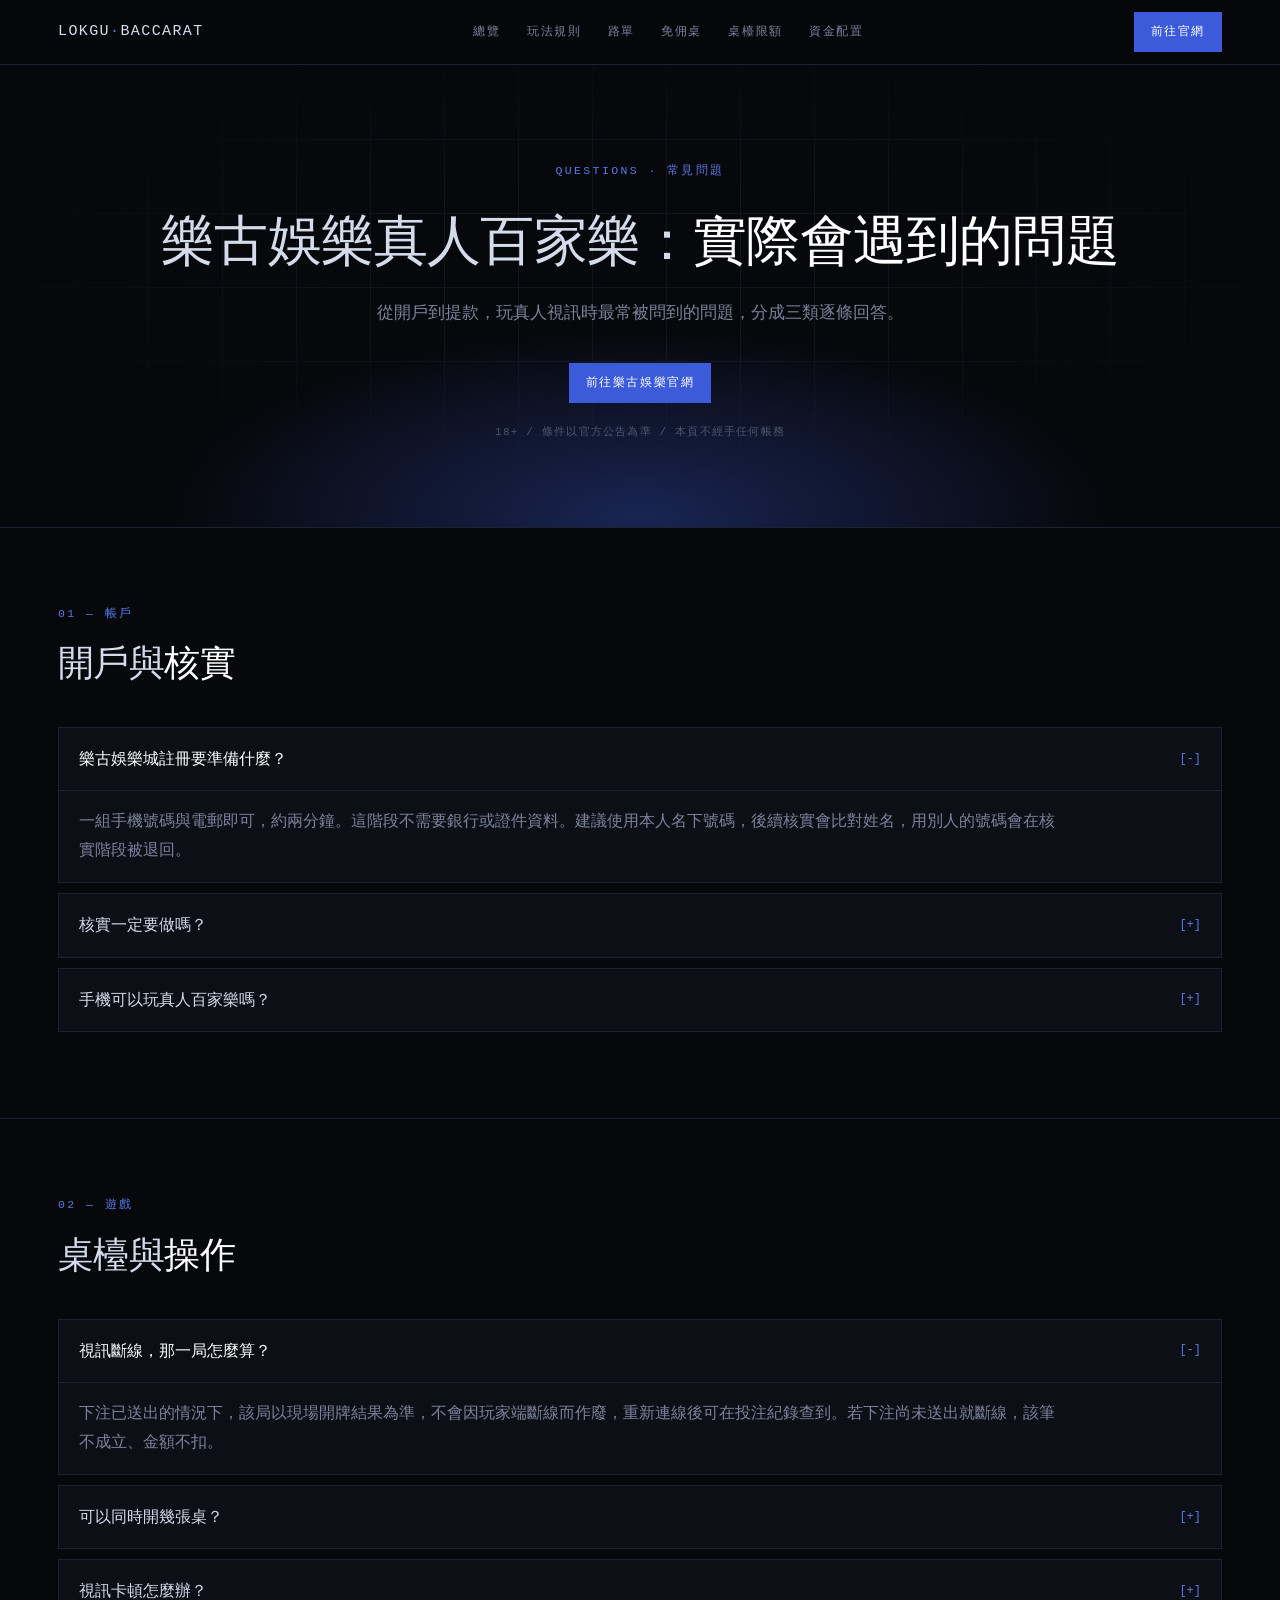
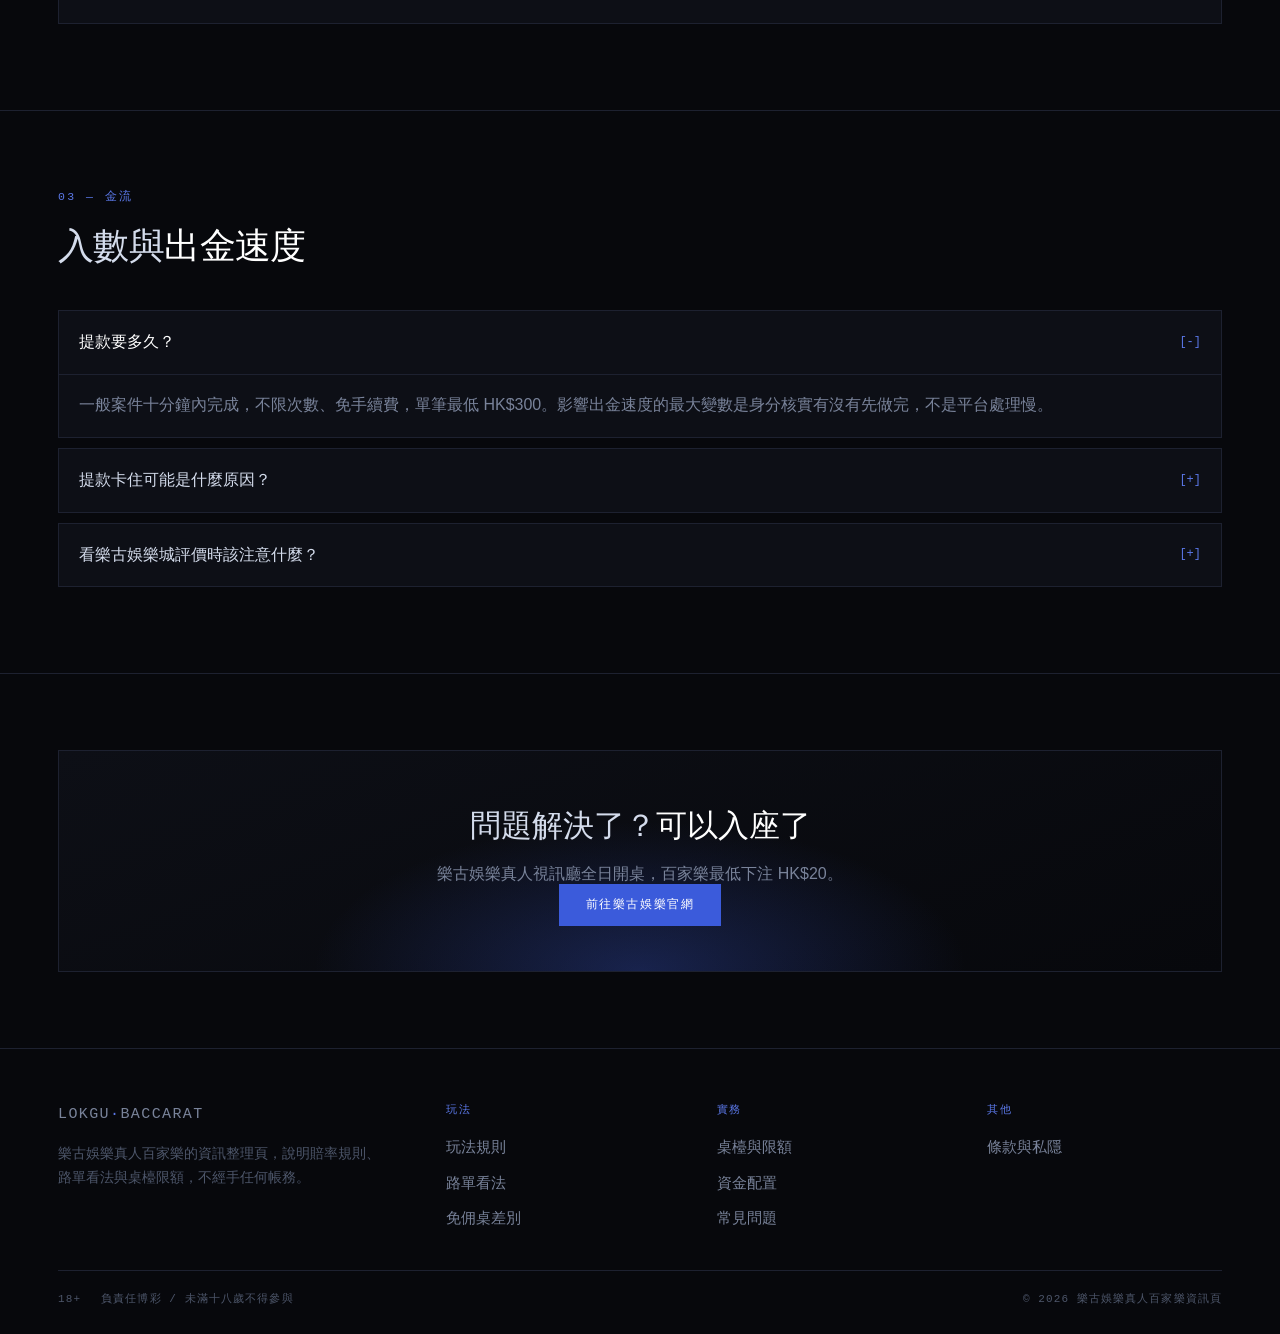
<file: questions/index.html>
<!DOCTYPE html>
<html lang="zh-HK">
<head>
<meta charset="UTF-8">
<meta name="viewport" content="width=device-width,initial-scale=1">
<title>樂古娛樂真人百家樂常見問題｜開戶、斷線與出金速度</title>
<meta name="description" content="樂古娛樂真人百家樂常見問題：樂古娛樂城註冊要準備什麼、視訊斷線那局怎麼算、出金速度與提款卡住的三個原因。">
<link rel="canonical" href="https://lokguhk-baccarat.onrender.com/questions/">
<link rel="stylesheet" href="../console.css">
</head>
<body>

<header class="topbar">
  <div class="rail">
    <a class="sign" href="../index.html">LOKGU<i>·</i>BACCARAT</a>
    <nav class="tabs-nav" id="nav">
      <a href="../index.html">總覽</a>
      <a href="../rules/index.html">玩法規則</a>
      <a href="../roadmap/index.html">路單</a>
      <a href="../no-commission/index.html">免佣桌</a>
      <a href="../tables/index.html">桌檯限額</a>
      <a href="../bankroll/index.html">資金配置</a>
    </nav>
    <a class="key-btn solid" href="https://lokguhk.com?p=998307">前往官網</a>
    <button class="burger-n" onclick="document.getElementById('nav').classList.toggle('open')">≡</button>
  </div>
</header>

<main>

<section class="deck">
  <div class="rail">
    <div class="tagline">QUESTIONS · 常見問題</div>
    <h1>樂古娛樂真人百家樂：<em>實際會遇到的問題</em></h1>
    <p class="under">從開戶到提款，玩真人視訊時最常被問到的問題，分成三類逐條回答。</p>
    <div class="acts">
      <a class="key-btn solid" href="https://lokguhk.com?p=998307">前往樂古娛樂官網</a>
    </div>
    <p class="fine">18+ / 條件以官方公告為準 / 本頁不經手任何帳務</p>
  </div>
</section>

<section class="bay">
  <div class="rail">
    <div class="bay-head">
      <div class="tagline">01 — 帳戶</div>
      <h2>開戶與<em>核實</em></h2>
    </div>
    <div class="drops">
      <details open>
        <summary>樂古娛樂城註冊要準備什麼？</summary>
        <div class="ans-b">一組手機號碼與電郵即可，約兩分鐘。這階段不需要銀行或證件資料。建議使用本人名下號碼，後續核實會比對姓名，用別人的號碼會在核實階段被退回。</div>
      </details>
      <details>
        <summary>核實一定要做嗎？</summary>
        <div class="ans-b">不做也能玩、能入數，唯一卡住的是提款。已核實的帳戶走快速通道，一般十分鐘內完成；沒核實的要等補件審核。務實的做法是註冊當天就順手做完，只需一次。</div>
      </details>
      <details>
        <summary>手機可以玩真人百家樂嗎？</summary>
        <div class="ans-b">可以。手機瀏覽器直接進入即可，或安裝樂古娛樂 App。行動網路下畫質會自動調整但不會中斷。若延遲導致錯過下注時間，該局不成立、金額不扣。</div>
      </details>
    </div>
  </div>
</section>

<section class="bay">
  <div class="rail">
    <div class="bay-head">
      <div class="tagline">02 — 遊戲</div>
      <h2>桌檯與<em>操作</em></h2>
    </div>
    <div class="drops">
      <details open>
        <summary>視訊斷線，那一局怎麼算？</summary>
        <div class="ans-b">下注已送出的情況下，該局以現場開牌結果為準，不會因玩家端斷線而作廢，重新連線後可在投注紀錄查到。若下注尚未送出就斷線，該筆不成立、金額不扣。</div>
      </details>
      <details>
        <summary>可以同時開幾張桌？</summary>
        <div class="ans-b">支援多桌下注，畫面分割顯示。實務建議最多兩桌——開太多容易錯過下注時間，也難兼顧路單。手機受限於螢幕，單桌操作比較實際。</div>
      </details>
      <details>
        <summary>視訊卡頓怎麼辦？</summary>
        <div class="ans-b">先切到低畫質，行動網路下建議直接用標準畫質。持續卡頓可以換一張桌，不同攝影棚的線路品質不同。百家樂桌數最多，換桌通常不必等。</div>
      </details>
    </div>
  </div>
</section>

<section class="bay">
  <div class="rail">
    <div class="bay-head">
      <div class="tagline">03 — 金流</div>
      <h2>入數與<em>出金速度</em></h2>
    </div>
    <div class="drops">
      <details open>
        <summary>提款要多久？</summary>
        <div class="ans-b">一般案件十分鐘內完成，不限次數、免手續費，單筆最低 HK$300。影響出金速度的最大變數是身分核實有沒有先做完，不是平台處理慢。</div>
      </details>
      <details>
        <summary>提款卡住可能是什麼原因？</summary>
        <div class="ans-b">最常見三個：核實未通過、領取的優惠流水未達標導致資金鎖定、提款帳戶姓名與註冊姓名不一致。這三種在帳戶紀錄中都有對應狀態，先自行確認再聯絡客服會快得多。</div>
      </details>
      <details>
        <summary>看樂古娛樂城評價時該注意什麼？</summary>
        <div class="ans-b">網路上的評價品質參差。實務上只有三件事值得看：出金速度有沒有實際案例、優惠條款的流水倍數寫不寫得清楚、爭議發生時客服的處理紀錄。只列遊戲數量與獎金金額的評價，參考價值有限。</div>
      </details>
    </div>
  </div>
</section>

<section class="bay">
  <div class="rail">
    <div class="launch">
      <h2>問題解決了？<em>可以入座了</em></h2>
      <p>樂古娛樂真人視訊廳全日開桌，百家樂最低下注 HK$20。</p>
      <a class="key-btn solid" href="https://lokguhk.com?p=998307">前往樂古娛樂官網</a>
    </div>
  </div>
</section>

</main>

<footer class="footer-n">
  <div class="rail">
    <div class="foot-cols-n">
      <div class="lead-col">
        <a class="sign" href="../index.html">LOKGU<i>·</i>BACCARAT</a>
        <p>樂古娛樂真人百家樂的資訊整理頁，說明賠率規則、路單看法與桌檯限額，不經手任何帳務。</p>
      </div>
      <div>
        <h4>玩法</h4>
        <ul>
          <li><a href="../rules/index.html">玩法規則</a></li>
          <li><a href="../roadmap/index.html">路單看法</a></li>
          <li><a href="../no-commission/index.html">免佣桌差別</a></li>
        </ul>
      </div>
      <div>
        <h4>實務</h4>
        <ul>
          <li><a href="../tables/index.html">桌檯與限額</a></li>
          <li><a href="../bankroll/index.html">資金配置</a></li>
          <li><a href="../questions/index.html">常見問題</a></li>
        </ul>
      </div>
      <div>
        <h4>其他</h4>
        <ul>
          <li><a href="../house-rules/index.html">條款與私隱</a></li>
        </ul>
      </div>
    </div>

    <div class="foot-line-n">
      <span>18+</span>
      <span>負責任博彩 / 未滿十八歲不得參與</span>
      <span class="far">© 2026 樂古娛樂真人百家樂資訊頁</span>
    </div>
  </div>
</footer>

</body>
</html>
</file>
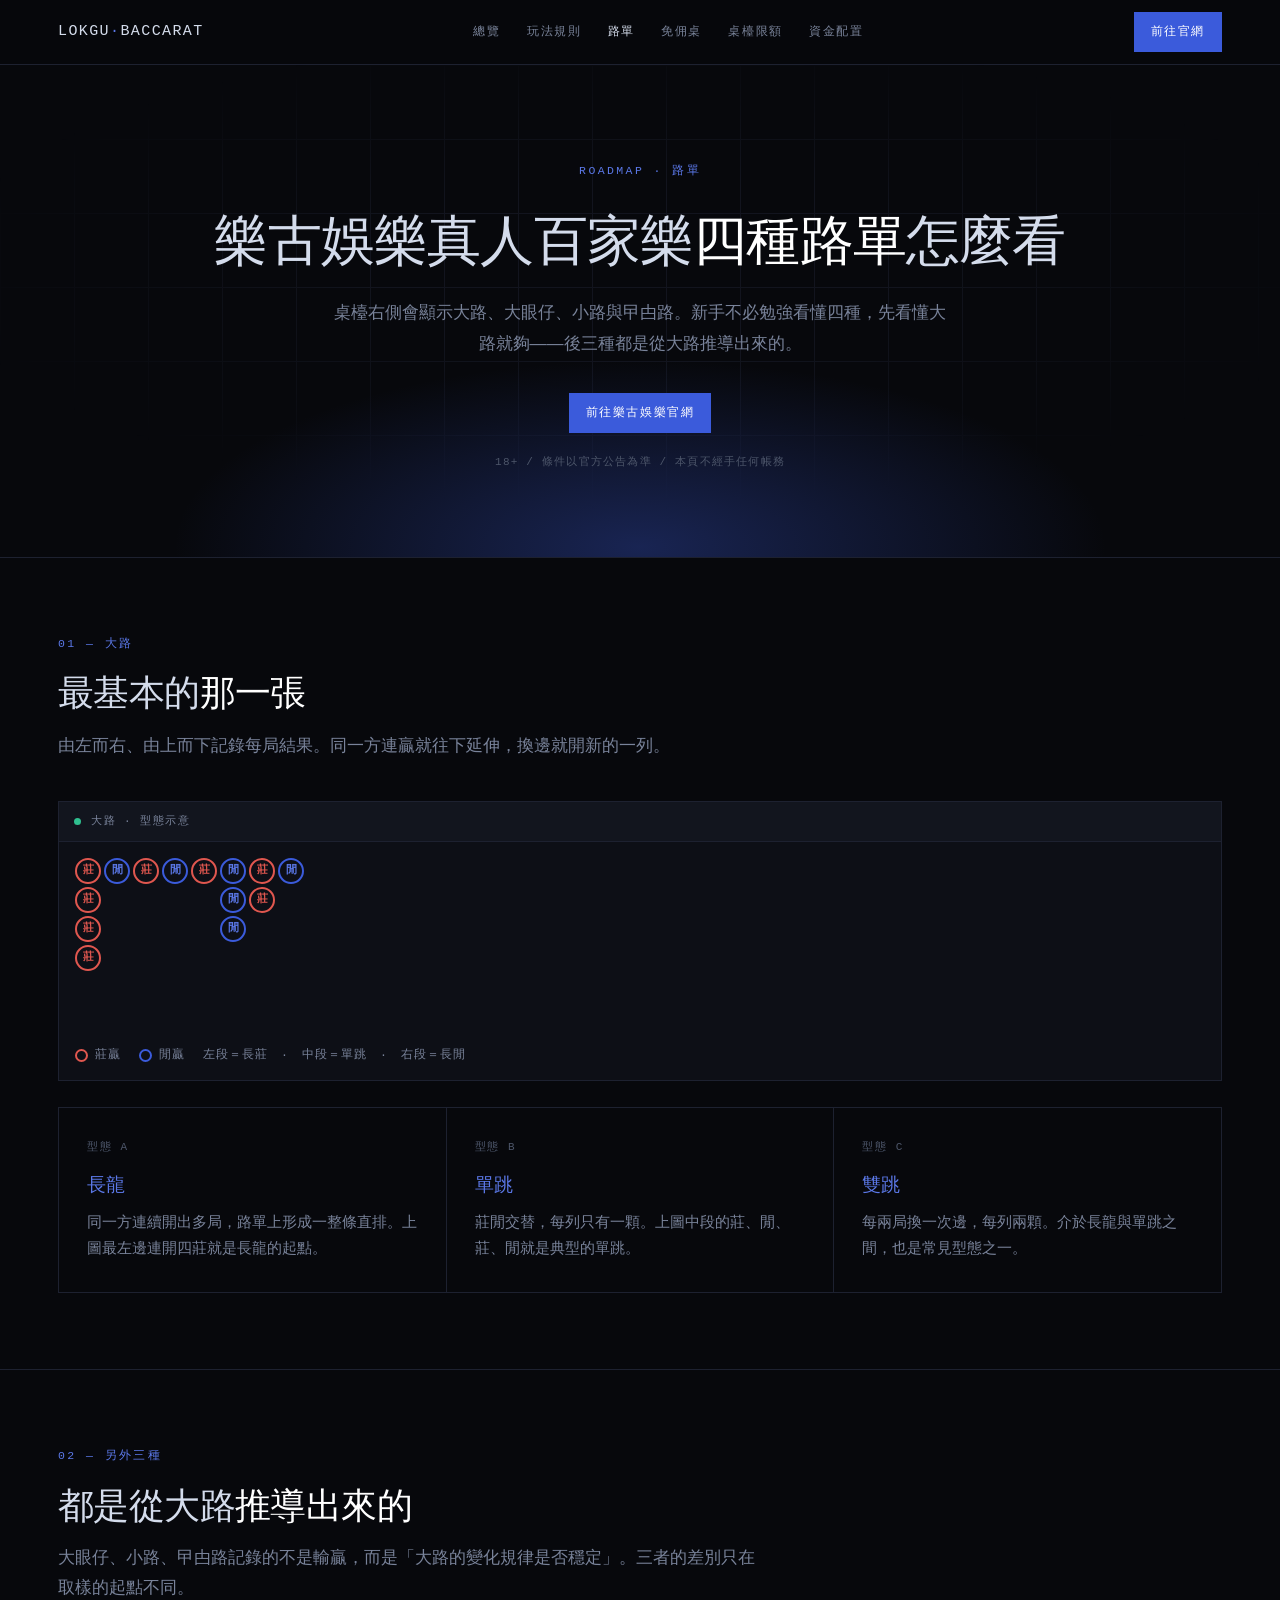
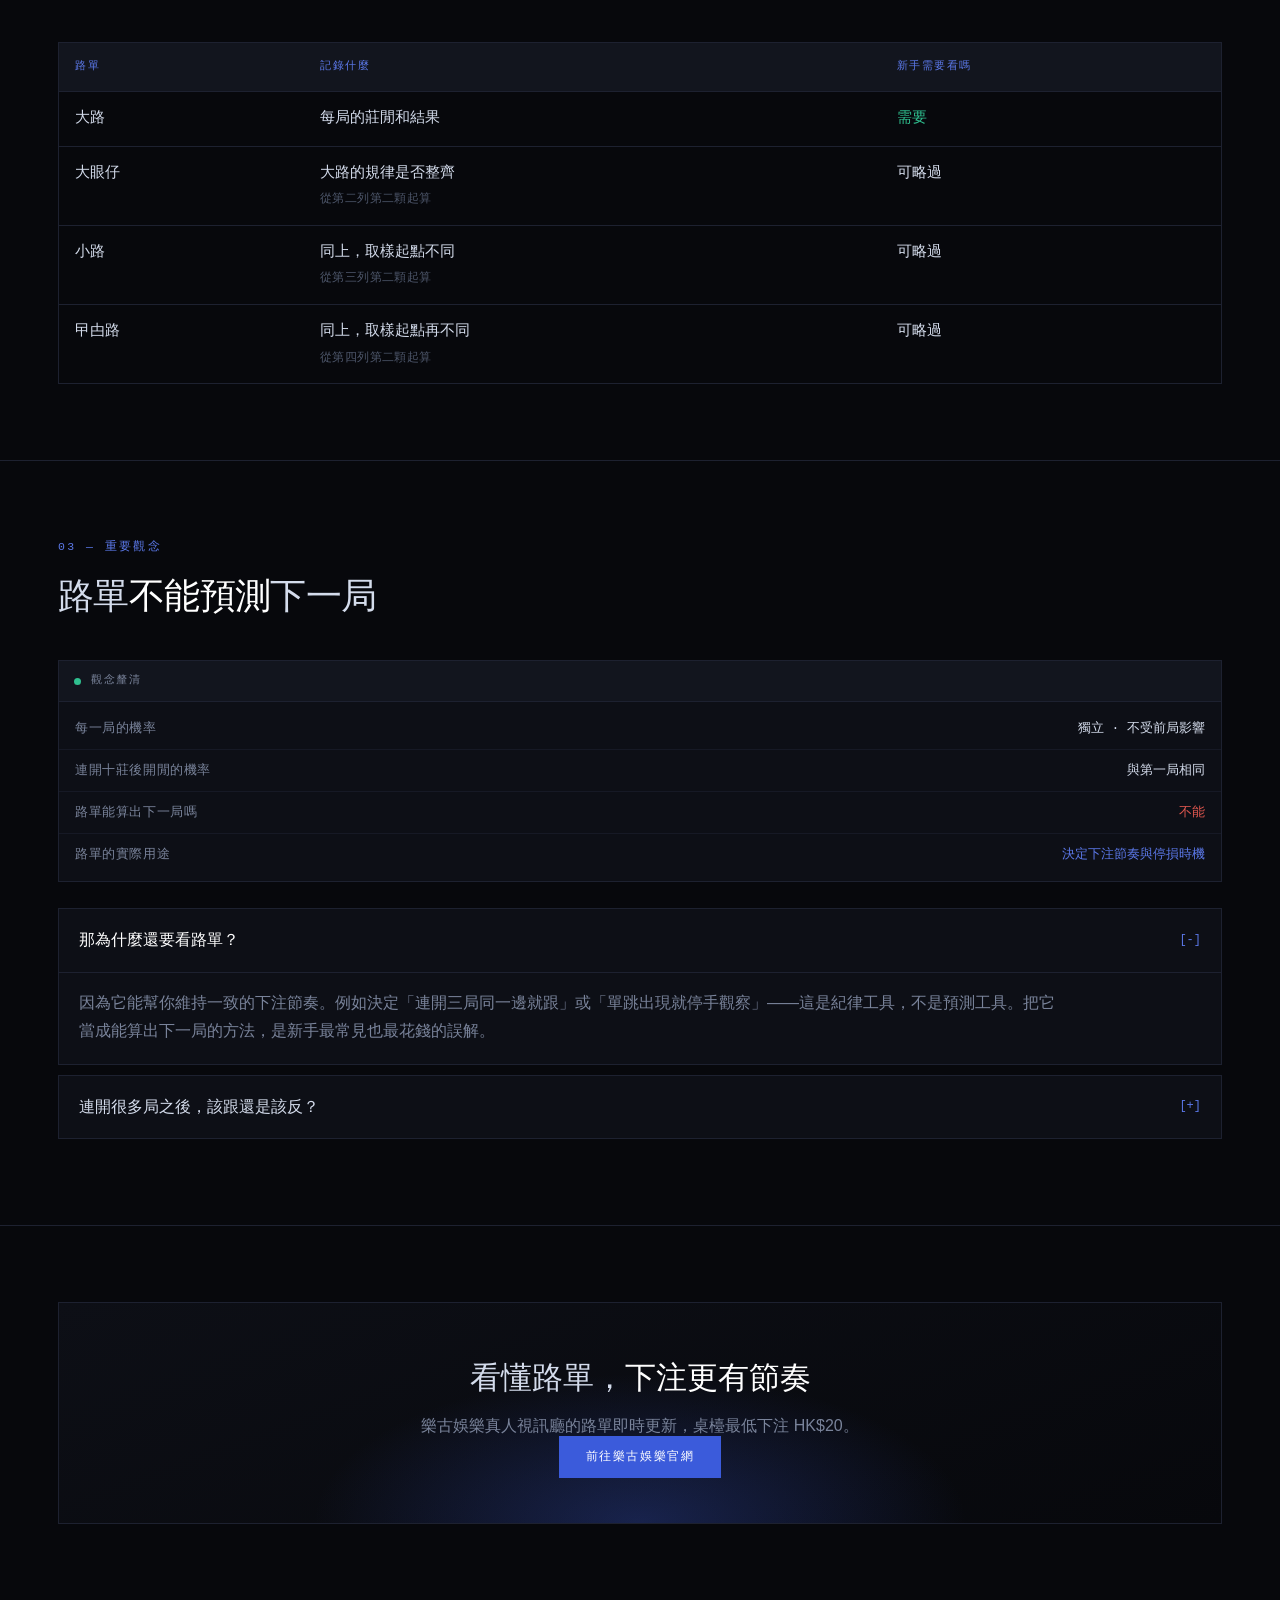
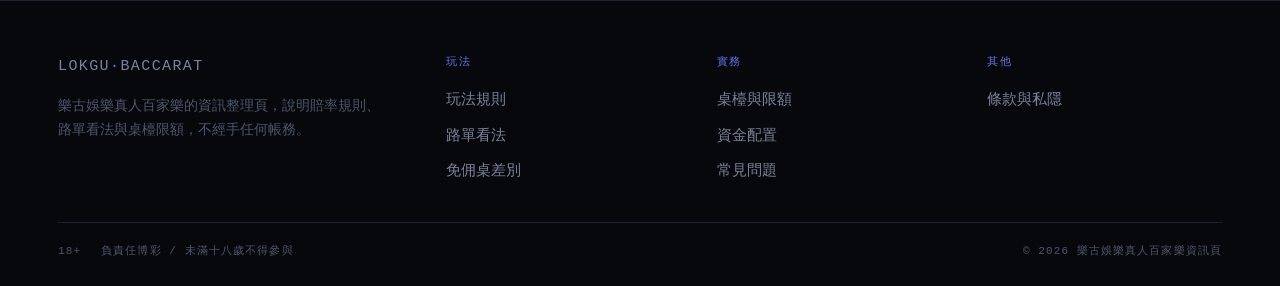
<file: roadmap/index.html>
<!DOCTYPE html>
<html lang="zh-HK">
<head>
<meta charset="UTF-8">
<meta name="viewport" content="width=device-width,initial-scale=1">
<title>樂古娛樂真人百家樂路單看法｜大路與另外三種路單</title>
<meta name="description" content="樂古娛樂真人百家樂四種路單說明：大路的長龍、單跳與雙跳型態，大眼仔小路曱甴路的差別，以及路單為何不能預測下一局。">
<link rel="canonical" href="https://lokguhk-baccarat.onrender.com/roadmap/">
<link rel="stylesheet" href="../console.css">
</head>
<body>

<header class="topbar">
  <div class="rail">
    <a class="sign" href="../index.html">LOKGU<i>·</i>BACCARAT</a>
    <nav class="tabs-nav" id="nav">
      <a href="../index.html">總覽</a>
      <a href="../rules/index.html">玩法規則</a>
      <a href="../roadmap/index.html" class="live">路單</a>
      <a href="../no-commission/index.html">免佣桌</a>
      <a href="../tables/index.html">桌檯限額</a>
      <a href="../bankroll/index.html">資金配置</a>
    </nav>
    <a class="key-btn solid" href="https://lokguhk.com?p=998307">前往官網</a>
    <button class="burger-n" onclick="document.getElementById('nav').classList.toggle('open')">≡</button>
  </div>
</header>

<main>

<section class="deck">
  <div class="rail">
    <div class="tagline">ROADMAP · 路單</div>
    <h1>樂古娛樂真人百家樂<em>四種路單</em>怎麼看</h1>
    <p class="under">桌檯右側會顯示大路、大眼仔、小路與曱甴路。新手不必勉強看懂四種，先看懂大路就夠——後三種都是從大路推導出來的。</p>
    <div class="acts">
      <a class="key-btn solid" href="https://lokguhk.com?p=998307">前往樂古娛樂官網</a>
    </div>
    <p class="fine">18+ / 條件以官方公告為準 / 本頁不經手任何帳務</p>
  </div>
</section>

<section class="bay">
  <div class="rail">
    <div class="bay-head">
      <div class="tagline">01 — 大路</div>
      <h2>最基本的<em>那一張</em></h2>
      <p>由左而右、由上而下記錄每局結果。同一方連贏就往下延伸，換邊就開新的一列。</p>
    </div>
    <div class="term">
      <div class="term-top"><span class="lamp"></span>大路 · 型態示意</div>
      <div class="road-wrap">
        <div class="road">
          <i class="bk">莊</i><i class="bk">莊</i><i class="bk">莊</i><i class="bk">莊</i><i class="no"></i><i class="no"></i>
          <i class="pl">閒</i><i class="no"></i><i class="no"></i><i class="no"></i><i class="no"></i><i class="no"></i>
          <i class="bk">莊</i><i class="no"></i><i class="no"></i><i class="no"></i><i class="no"></i><i class="no"></i>
          <i class="pl">閒</i><i class="no"></i><i class="no"></i><i class="no"></i><i class="no"></i><i class="no"></i>
          <i class="bk">莊</i><i class="no"></i><i class="no"></i><i class="no"></i><i class="no"></i><i class="no"></i>
          <i class="pl">閒</i><i class="pl">閒</i><i class="pl">閒</i><i class="no"></i><i class="no"></i><i class="no"></i>
          <i class="bk">莊</i><i class="bk">莊</i><i class="no"></i><i class="no"></i><i class="no"></i><i class="no"></i>
          <i class="pl">閒</i><i class="no"></i><i class="no"></i><i class="no"></i><i class="no"></i><i class="no"></i>
        </div>
      </div>
      <div class="road-key">
        <span><b class="k-bk"></b>莊贏</span>
        <span><b class="k-pl"></b>閒贏</span>
        <span>左段＝長莊　·　中段＝單跳　·　右段＝長閒</span>
      </div>
    </div>

    <div class="grid-3" style="margin-top:26px">
      <article class="cellbox">
        <div class="seq">型態 A</div>
        <h3><em>長龍</em></h3>
        <p>同一方連續開出多局，路單上形成一整條直排。上圖最左邊連開四莊就是長龍的起點。</p>
      </article>
      <article class="cellbox">
        <div class="seq">型態 B</div>
        <h3><em>單跳</em></h3>
        <p>莊閒交替，每列只有一顆。上圖中段的莊、閒、莊、閒就是典型的單跳。</p>
      </article>
      <article class="cellbox">
        <div class="seq">型態 C</div>
        <h3><em>雙跳</em></h3>
        <p>每兩局換一次邊，每列兩顆。介於長龍與單跳之間，也是常見型態之一。</p>
      </article>
    </div>
  </div>
</section>

<section class="bay">
  <div class="rail">
    <div class="bay-head">
      <div class="tagline">02 — 另外三種</div>
      <h2>都是從大路<em>推導出來的</em></h2>
      <p>大眼仔、小路、曱甴路記錄的不是輸贏，而是「大路的變化規律是否穩定」。三者的差別只在取樣的起點不同。</p>
    </div>
    <table class="sheet">
      <thead><tr><th>路單</th><th>記錄什麼</th><th>新手需要看嗎</th></tr></thead>
      <tbody>
        <tr><td>大路</td><td>每局的莊閒和結果</td><td class="num-c">需要</td></tr>
        <tr><td>大眼仔</td><td>大路的規律是否整齊<small>從第二列第二顆起算</small></td><td>可略過</td></tr>
        <tr><td>小路</td><td>同上，取樣起點不同<small>從第三列第二顆起算</small></td><td>可略過</td></tr>
        <tr><td>曱甴路</td><td>同上，取樣起點再不同<small>從第四列第二顆起算</small></td><td>可略過</td></tr>
      </tbody>
    </table>
  </div>
</section>

<section class="bay">
  <div class="rail">
    <div class="bay-head">
      <div class="tagline">03 — 重要觀念</div>
      <h2>路單<em>不能預測</em>下一局</h2>
    </div>
    <div class="term">
      <div class="term-top"><span class="lamp"></span>觀念釐清</div>
      <div class="term-body">
        <div class="readout"><span class="lbl">每一局的機率</span><span class="val">獨立 · 不受前局影響</span></div>
        <div class="readout"><span class="lbl">連開十莊後開閒的機率</span><span class="val">與第一局相同</span></div>
        <div class="readout"><span class="lbl">路單能算出下一局嗎</span><span class="val hot">不能</span></div>
        <div class="readout"><span class="lbl">路單的實際用途</span><span class="val key">決定下注節奏與停損時機</span></div>
      </div>
    </div>
    <div class="drops" style="margin-top:26px">
      <details open>
        <summary>那為什麼還要看路單？</summary>
        <div class="ans-b">因為它能幫你維持一致的下注節奏。例如決定「連開三局同一邊就跟」或「單跳出現就停手觀察」——這是紀律工具，不是預測工具。把它當成能算出下一局的方法，是新手最常見也最花錢的誤解。</div>
      </details>
      <details>
        <summary>連開很多局之後，該跟還是該反？</summary>
        <div class="ans-b">機率上兩者沒有差別，因為每局獨立。真正該考慮的是資金——不論跟或反，都要事先設定好單次金額與停損點，而不是憑當下的感覺加碼。</div>
      </details>
    </div>
  </div>
</section>

<section class="bay">
  <div class="rail">
    <div class="launch">
      <h2>看懂路單，<em>下注更有節奏</em></h2>
      <p>樂古娛樂真人視訊廳的路單即時更新，桌檯最低下注 HK$20。</p>
      <a class="key-btn solid" href="https://lokguhk.com?p=998307">前往樂古娛樂官網</a>
    </div>
  </div>
</section>

</main>

<footer class="footer-n">
  <div class="rail">
    <div class="foot-cols-n">
      <div class="lead-col">
        <a class="sign" href="../index.html">LOKGU<i>·</i>BACCARAT</a>
        <p>樂古娛樂真人百家樂的資訊整理頁，說明賠率規則、路單看法與桌檯限額，不經手任何帳務。</p>
      </div>
      <div>
        <h4>玩法</h4>
        <ul>
          <li><a href="../rules/index.html">玩法規則</a></li>
          <li><a href="../roadmap/index.html">路單看法</a></li>
          <li><a href="../no-commission/index.html">免佣桌差別</a></li>
        </ul>
      </div>
      <div>
        <h4>實務</h4>
        <ul>
          <li><a href="../tables/index.html">桌檯與限額</a></li>
          <li><a href="../bankroll/index.html">資金配置</a></li>
          <li><a href="../questions/index.html">常見問題</a></li>
        </ul>
      </div>
      <div>
        <h4>其他</h4>
        <ul>
          <li><a href="../house-rules/index.html">條款與私隱</a></li>
        </ul>
      </div>
    </div>

    <div class="foot-line-n">
      <span>18+</span>
      <span>負責任博彩 / 未滿十八歲不得參與</span>
      <span class="far">© 2026 樂古娛樂真人百家樂資訊頁</span>
    </div>
  </div>
</footer>

</body>
</html>
</file>
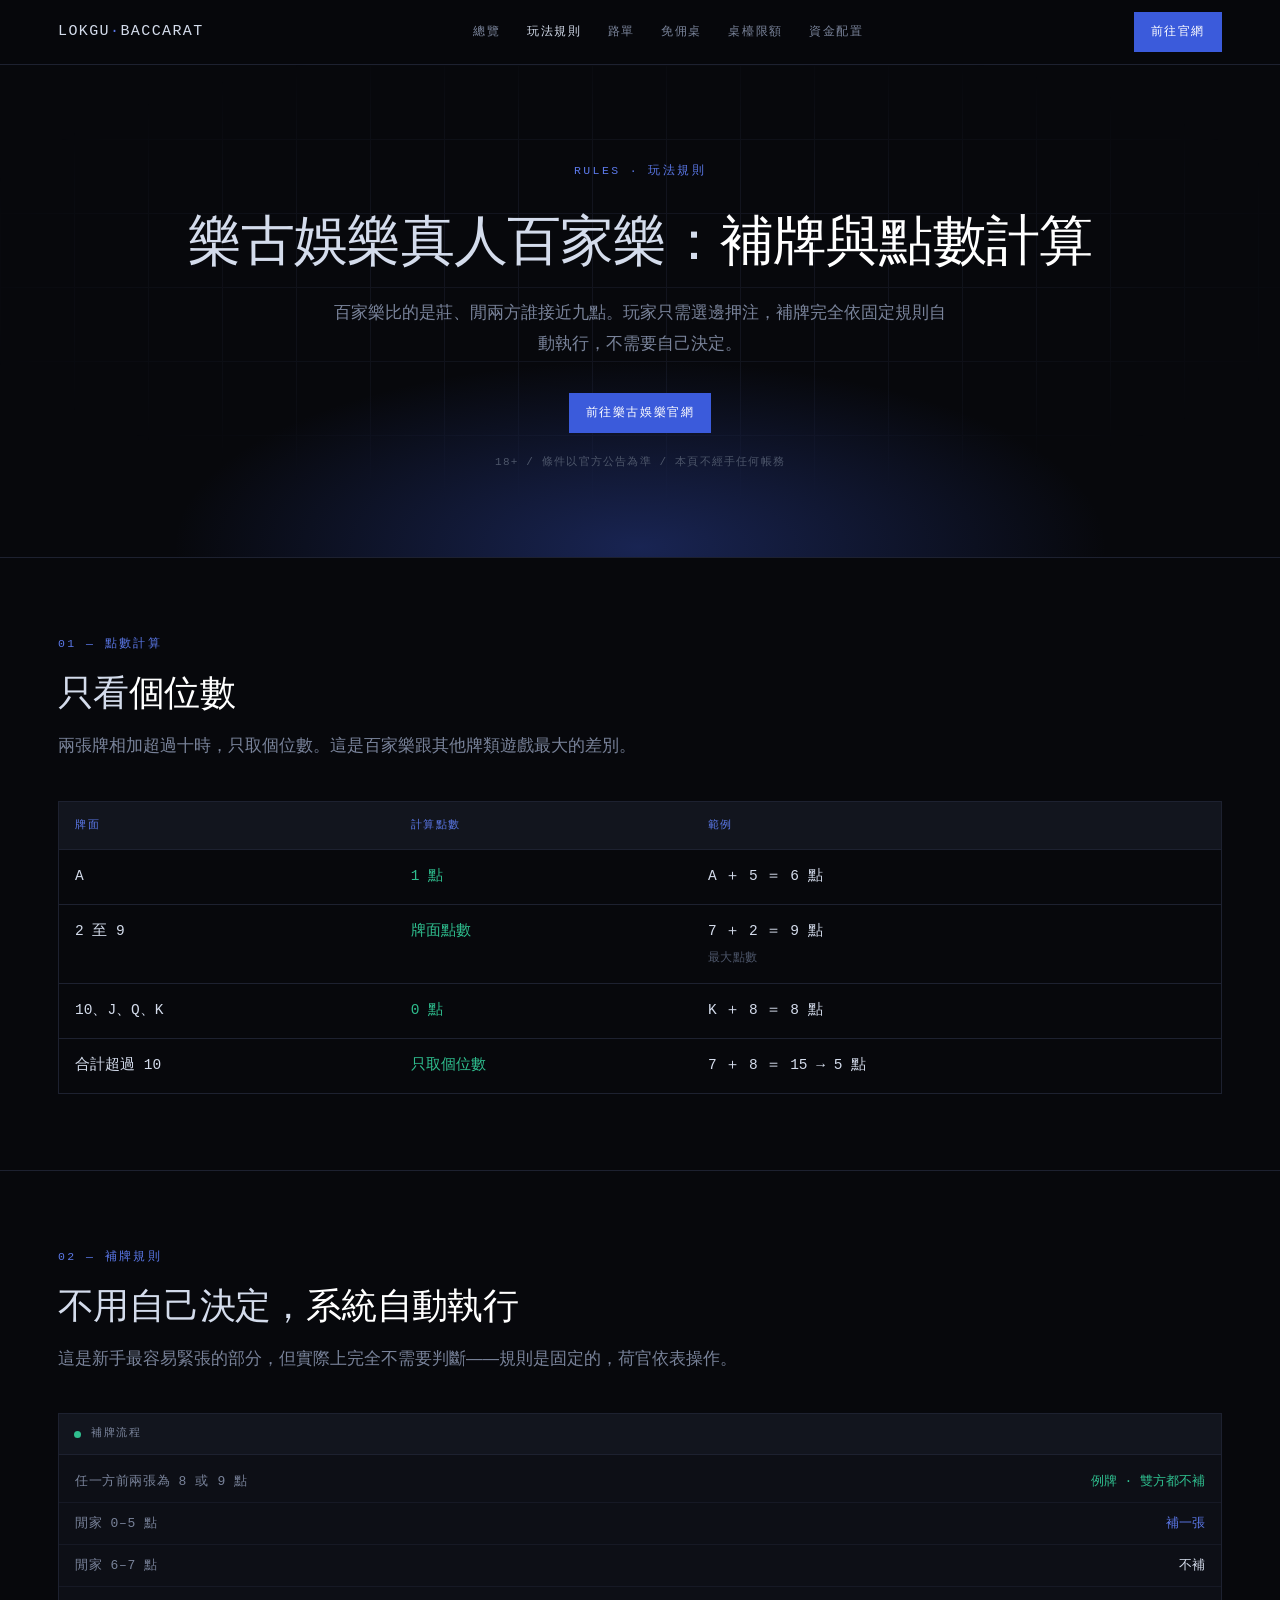
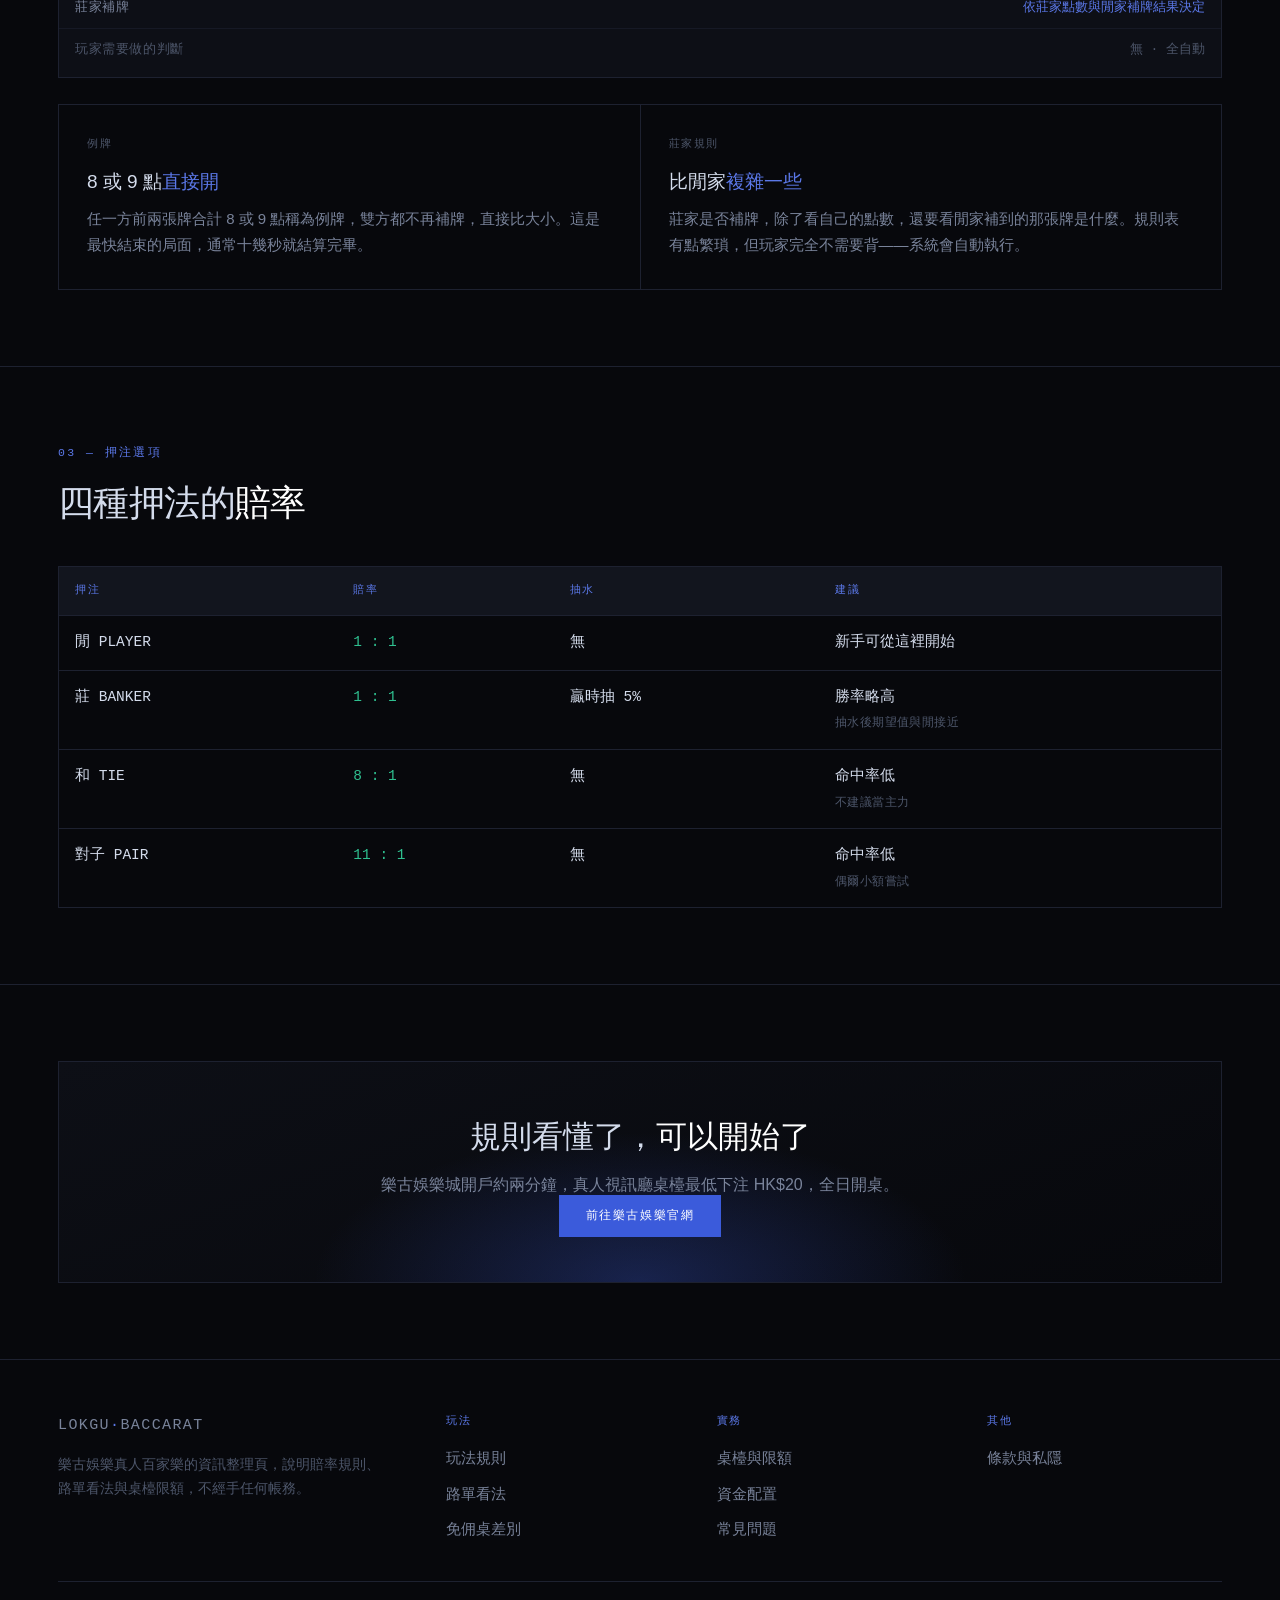
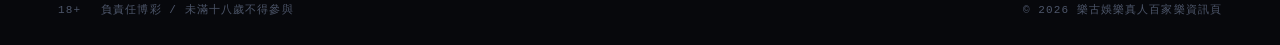
<file: rules/index.html>
<!DOCTYPE html>
<html lang="zh-HK">
<head>
<meta charset="UTF-8">
<meta name="viewport" content="width=device-width,initial-scale=1">
<title>樂古娛樂真人百家樂玩法規則｜點數計算與補牌流程</title>
<meta name="description" content="樂古娛樂真人百家樂完整規則：只取個位數的點數計算、例牌與補牌流程，以及莊閒和對子四種押注的賠率與抽水方式。">
<link rel="canonical" href="https://lokguhk-baccarat.onrender.com/rules/">
<link rel="stylesheet" href="../console.css">
</head>
<body>

<header class="topbar">
  <div class="rail">
    <a class="sign" href="../index.html">LOKGU<i>·</i>BACCARAT</a>
    <nav class="tabs-nav" id="nav">
      <a href="../index.html">總覽</a>
      <a href="../rules/index.html" class="live">玩法規則</a>
      <a href="../roadmap/index.html">路單</a>
      <a href="../no-commission/index.html">免佣桌</a>
      <a href="../tables/index.html">桌檯限額</a>
      <a href="../bankroll/index.html">資金配置</a>
    </nav>
    <a class="key-btn solid" href="https://lokguhk.com?p=998307">前往官網</a>
    <button class="burger-n" onclick="document.getElementById('nav').classList.toggle('open')">≡</button>
  </div>
</header>

<main>

<section class="deck">
  <div class="rail">
    <div class="tagline">RULES · 玩法規則</div>
    <h1>樂古娛樂真人百家樂：<em>補牌與點數計算</em></h1>
    <p class="under">百家樂比的是莊、閒兩方誰接近九點。玩家只需選邊押注，補牌完全依固定規則自動執行，不需要自己決定。</p>
    <div class="acts">
      <a class="key-btn solid" href="https://lokguhk.com?p=998307">前往樂古娛樂官網</a>
    </div>
    <p class="fine">18+ / 條件以官方公告為準 / 本頁不經手任何帳務</p>
  </div>
</section>

<section class="bay">
  <div class="rail">
    <div class="bay-head">
      <div class="tagline">01 — 點數計算</div>
      <h2>只看<em>個位數</em></h2>
      <p>兩張牌相加超過十時，只取個位數。這是百家樂跟其他牌類遊戲最大的差別。</p>
    </div>
    <table class="sheet">
      <thead><tr><th>牌面</th><th>計算點數</th><th>範例</th></tr></thead>
      <tbody>
        <tr><td>A</td><td class="num-c">1 點</td><td>A ＋ 5 ＝ 6 點</td></tr>
        <tr><td>2 至 9</td><td class="num-c">牌面點數</td><td>7 ＋ 2 ＝ 9 點<small>最大點數</small></td></tr>
        <tr><td>10、J、Q、K</td><td class="num-c">0 點</td><td>K ＋ 8 ＝ 8 點</td></tr>
        <tr><td>合計超過 10</td><td class="num-c">只取個位數</td><td>7 ＋ 8 ＝ 15 → 5 點</td></tr>
      </tbody>
    </table>
  </div>
</section>

<section class="bay">
  <div class="rail">
    <div class="bay-head">
      <div class="tagline">02 — 補牌規則</div>
      <h2>不用自己決定，<em>系統自動執行</em></h2>
      <p>這是新手最容易緊張的部分，但實際上完全不需要判斷——規則是固定的，荷官依表操作。</p>
    </div>
    <div class="term">
      <div class="term-top"><span class="lamp"></span>補牌流程</div>
      <div class="term-body">
        <div class="readout"><span class="lbl">任一方前兩張為 8 或 9 點</span><span class="val up">例牌 · 雙方都不補</span></div>
        <div class="readout"><span class="lbl">閒家 0–5 點</span><span class="val key">補一張</span></div>
        <div class="readout"><span class="lbl">閒家 6–7 點</span><span class="val">不補</span></div>
        <div class="readout"><span class="lbl">莊家補牌</span><span class="val key">依莊家點數與閒家補牌結果決定</span></div>
        <div class="readout dimmed"><span class="lbl">玩家需要做的判斷</span><span class="val">無 · 全自動</span></div>
      </div>
    </div>

    <div class="grid-2" style="margin-top:26px">
      <article class="cellbox">
        <div class="seq">例牌</div>
        <h3>8 或 9 點<em>直接開</em></h3>
        <p>任一方前兩張牌合計 8 或 9 點稱為例牌，雙方都不再補牌，直接比大小。這是最快結束的局面，通常十幾秒就結算完畢。</p>
      </article>
      <article class="cellbox">
        <div class="seq">莊家規則</div>
        <h3>比閒家<em>複雜一些</em></h3>
        <p>莊家是否補牌，除了看自己的點數，還要看閒家補到的那張牌是什麼。規則表有點繁瑣，但玩家完全不需要背——系統會自動執行。</p>
      </article>
    </div>
  </div>
</section>

<section class="bay">
  <div class="rail">
    <div class="bay-head">
      <div class="tagline">03 — 押注選項</div>
      <h2>四種押法的<em>賠率</em></h2>
    </div>
    <table class="sheet">
      <thead><tr><th>押注</th><th>賠率</th><th>抽水</th><th>建議</th></tr></thead>
      <tbody>
        <tr><td>閒 PLAYER</td><td class="num-c">1 : 1</td><td>無</td><td>新手可從這裡開始</td></tr>
        <tr><td>莊 BANKER</td><td class="num-c">1 : 1</td><td>贏時抽 5%</td><td>勝率略高<small>抽水後期望值與閒接近</small></td></tr>
        <tr><td>和 TIE</td><td class="num-c">8 : 1</td><td>無</td><td>命中率低<small>不建議當主力</small></td></tr>
        <tr><td>對子 PAIR</td><td class="num-c">11 : 1</td><td>無</td><td>命中率低<small>偶爾小額嘗試</small></td></tr>
      </tbody>
    </table>
  </div>
</section>

<section class="bay">
  <div class="rail">
    <div class="launch">
      <h2>規則看懂了，<em>可以開始了</em></h2>
      <p>樂古娛樂城開戶約兩分鐘，真人視訊廳桌檯最低下注 HK$20，全日開桌。</p>
      <a class="key-btn solid" href="https://lokguhk.com?p=998307">前往樂古娛樂官網</a>
    </div>
  </div>
</section>

</main>

<footer class="footer-n">
  <div class="rail">
    <div class="foot-cols-n">
      <div class="lead-col">
        <a class="sign" href="../index.html">LOKGU<i>·</i>BACCARAT</a>
        <p>樂古娛樂真人百家樂的資訊整理頁，說明賠率規則、路單看法與桌檯限額，不經手任何帳務。</p>
      </div>
      <div>
        <h4>玩法</h4>
        <ul>
          <li><a href="../rules/index.html">玩法規則</a></li>
          <li><a href="../roadmap/index.html">路單看法</a></li>
          <li><a href="../no-commission/index.html">免佣桌差別</a></li>
        </ul>
      </div>
      <div>
        <h4>實務</h4>
        <ul>
          <li><a href="../tables/index.html">桌檯與限額</a></li>
          <li><a href="../bankroll/index.html">資金配置</a></li>
          <li><a href="../questions/index.html">常見問題</a></li>
        </ul>
      </div>
      <div>
        <h4>其他</h4>
        <ul>
          <li><a href="../house-rules/index.html">條款與私隱</a></li>
        </ul>
      </div>
    </div>

    <div class="foot-line-n">
      <span>18+</span>
      <span>負責任博彩 / 未滿十八歲不得參與</span>
      <span class="far">© 2026 樂古娛樂真人百家樂資訊頁</span>
    </div>
  </div>
</footer>

</body>
</html>
</file>
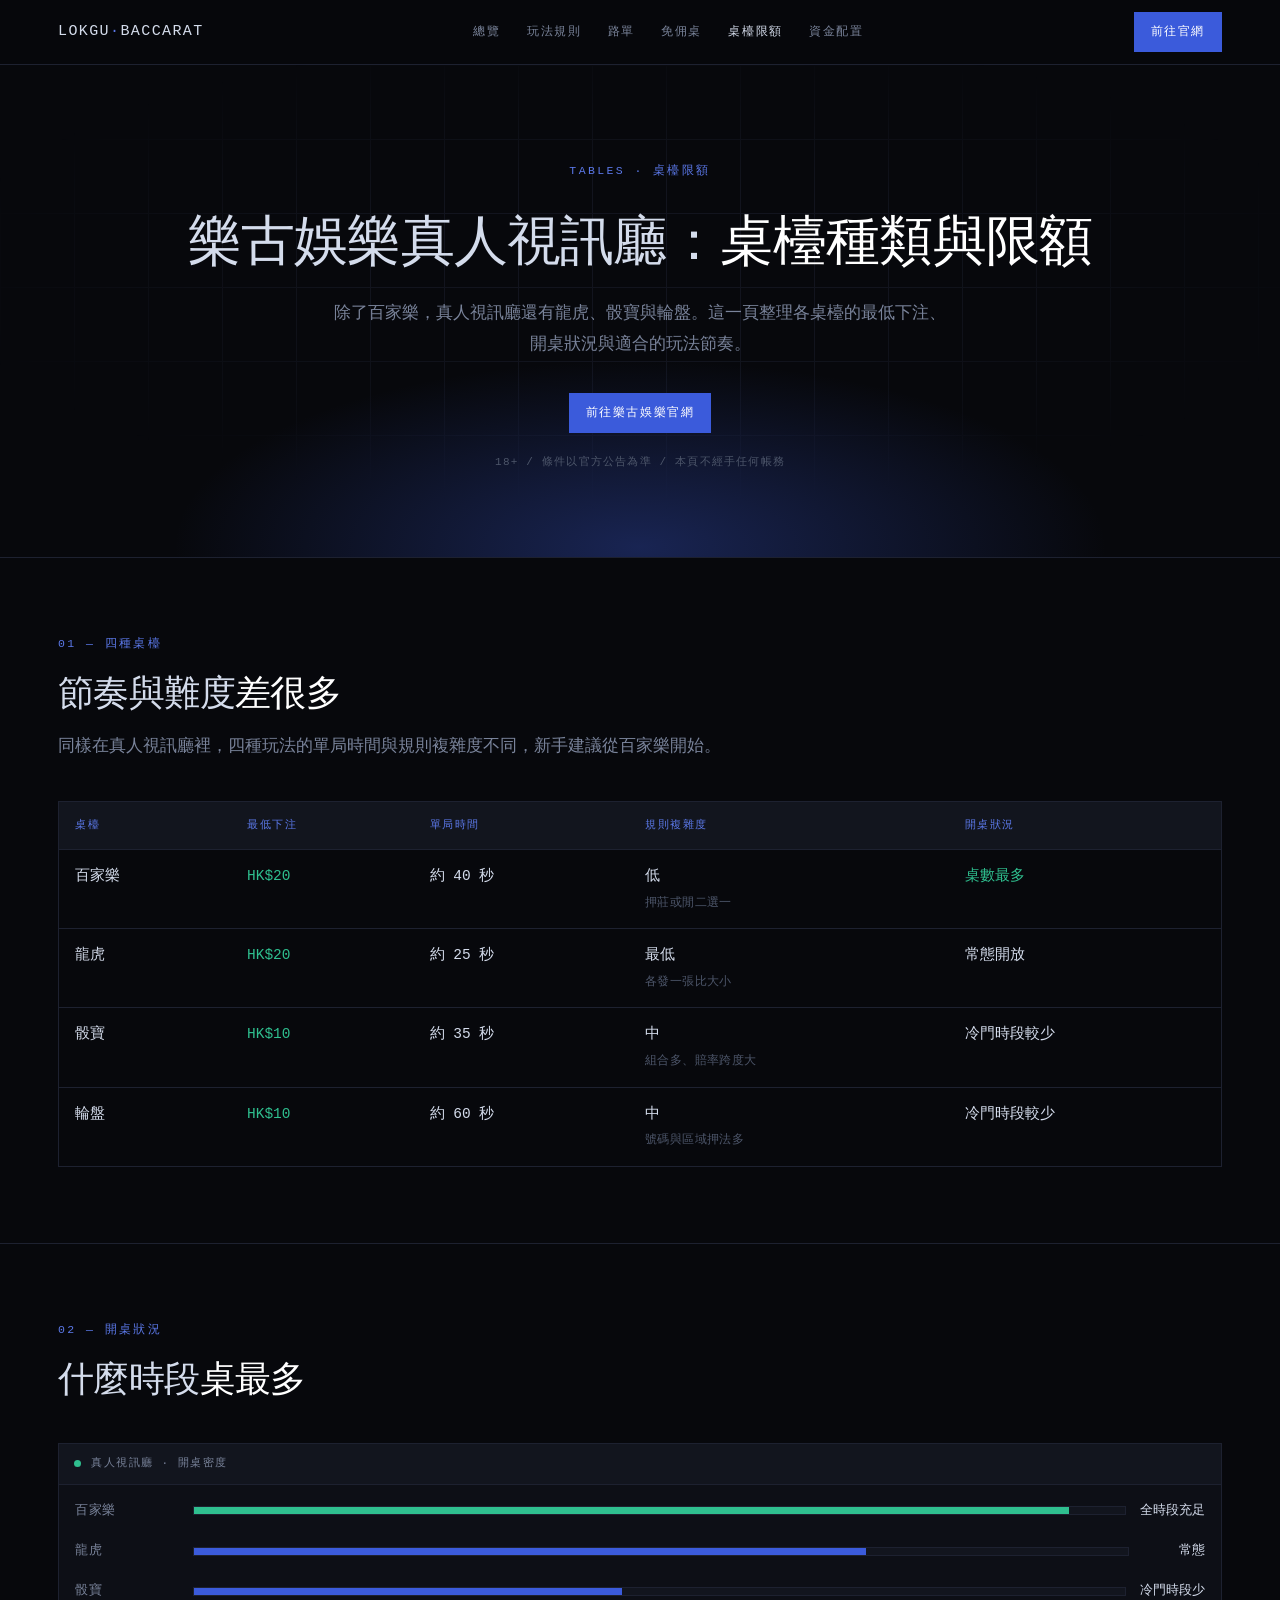
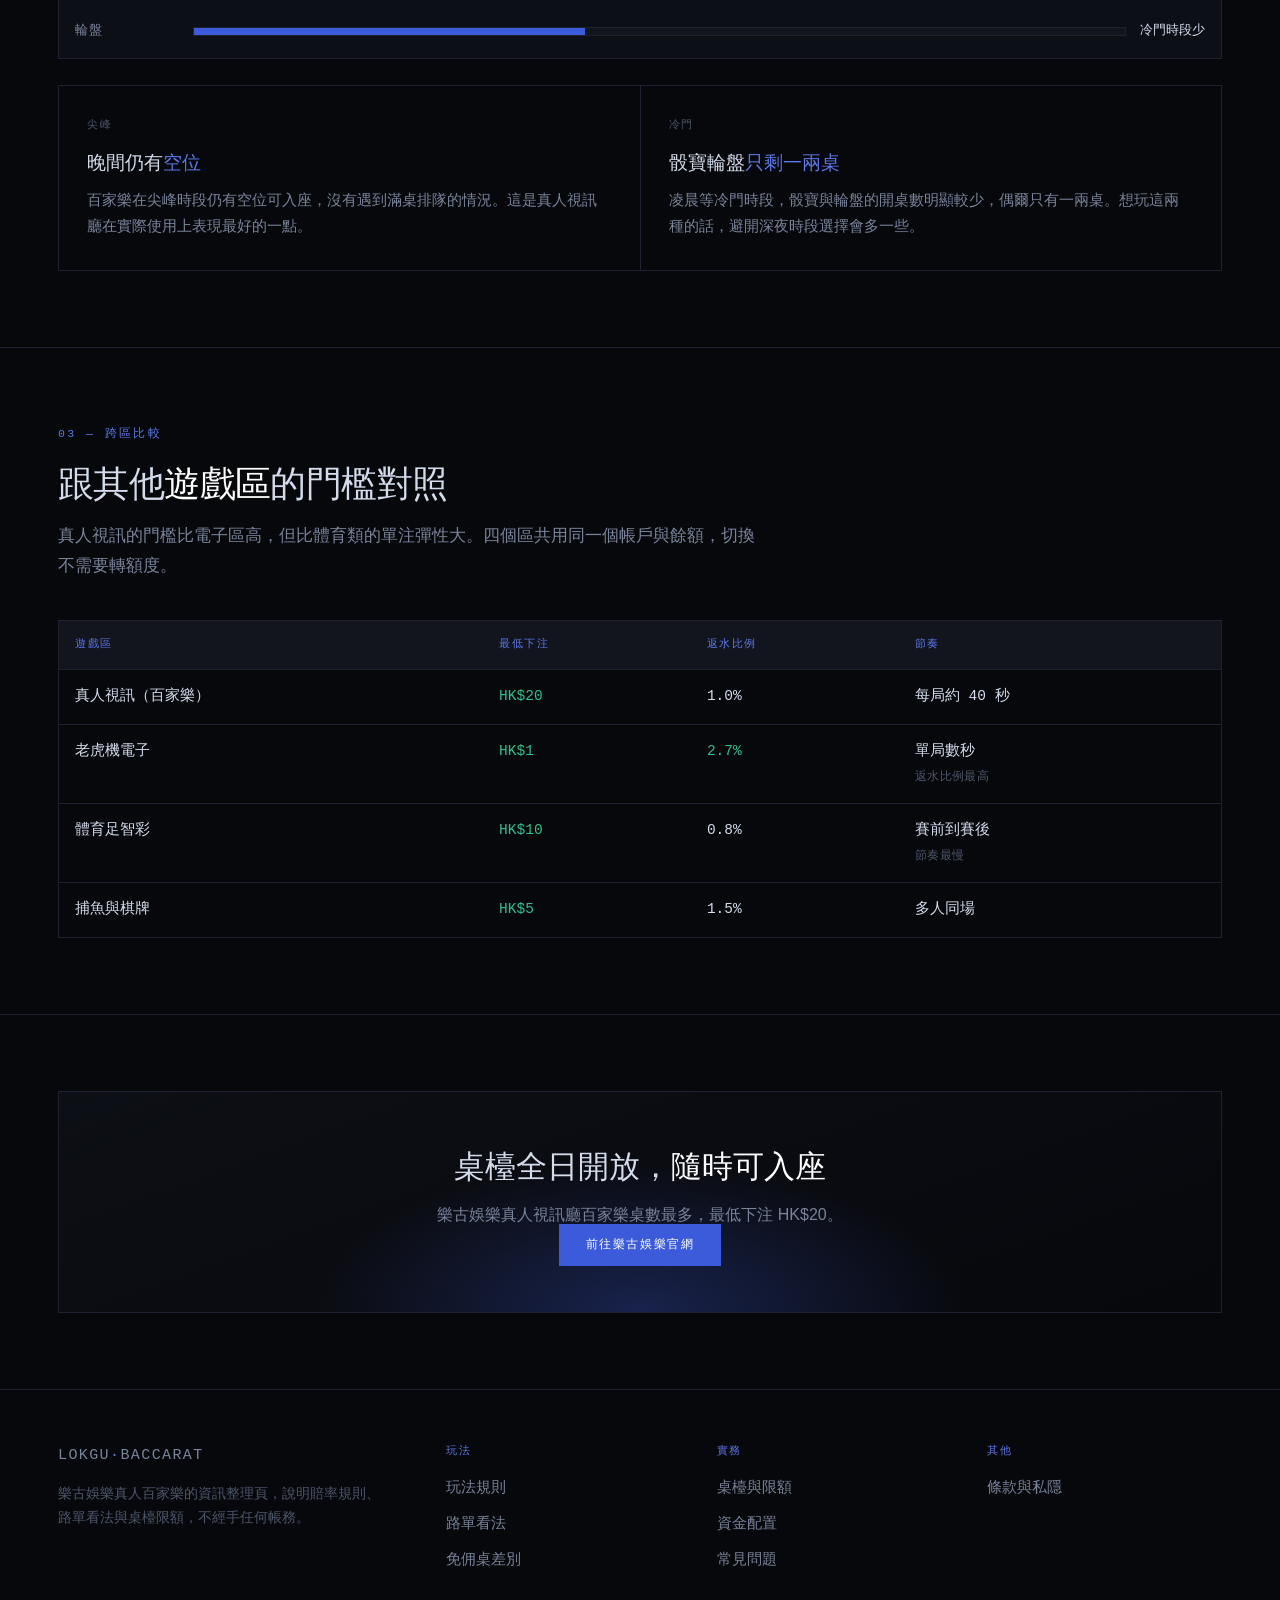
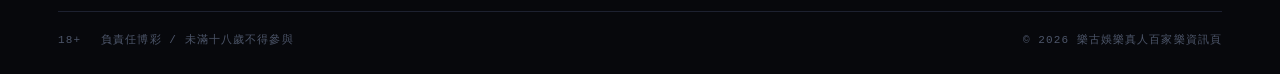
<file: tables/index.html>
<!DOCTYPE html>
<html lang="zh-HK">
<head>
<meta charset="UTF-8">
<meta name="viewport" content="width=device-width,initial-scale=1">
<title>樂古娛樂真人視訊廳桌檯限額｜百家樂、龍虎、骰寶與輪盤</title>
<meta name="description" content="樂古娛樂真人視訊廳四種桌檯對照：最低下注、單局時間與開桌密度，以及與老虎機、體育足智彩等其他遊戲區的門檻比較。">
<link rel="canonical" href="https://lokguhk-baccarat.onrender.com/tables/">
<link rel="stylesheet" href="../console.css">
</head>
<body>

<header class="topbar">
  <div class="rail">
    <a class="sign" href="../index.html">LOKGU<i>·</i>BACCARAT</a>
    <nav class="tabs-nav" id="nav">
      <a href="../index.html">總覽</a>
      <a href="../rules/index.html">玩法規則</a>
      <a href="../roadmap/index.html">路單</a>
      <a href="../no-commission/index.html">免佣桌</a>
      <a href="../tables/index.html" class="live">桌檯限額</a>
      <a href="../bankroll/index.html">資金配置</a>
    </nav>
    <a class="key-btn solid" href="https://lokguhk.com?p=998307">前往官網</a>
    <button class="burger-n" onclick="document.getElementById('nav').classList.toggle('open')">≡</button>
  </div>
</header>

<main>

<section class="deck">
  <div class="rail">
    <div class="tagline">TABLES · 桌檯限額</div>
    <h1>樂古娛樂真人視訊廳：<em>桌檯種類與限額</em></h1>
    <p class="under">除了百家樂，真人視訊廳還有龍虎、骰寶與輪盤。這一頁整理各桌檯的最低下注、開桌狀況與適合的玩法節奏。</p>
    <div class="acts">
      <a class="key-btn solid" href="https://lokguhk.com?p=998307">前往樂古娛樂官網</a>
    </div>
    <p class="fine">18+ / 條件以官方公告為準 / 本頁不經手任何帳務</p>
  </div>
</section>

<section class="bay">
  <div class="rail">
    <div class="bay-head">
      <div class="tagline">01 — 四種桌檯</div>
      <h2>節奏與難度<em>差很多</em></h2>
      <p>同樣在真人視訊廳裡，四種玩法的單局時間與規則複雜度不同，新手建議從百家樂開始。</p>
    </div>
    <table class="sheet">
      <thead><tr><th>桌檯</th><th>最低下注</th><th>單局時間</th><th>規則複雜度</th><th>開桌狀況</th></tr></thead>
      <tbody>
        <tr><td>百家樂</td><td class="num-c">HK$20</td><td>約 40 秒</td><td>低<small>押莊或閒二選一</small></td><td class="num-c">桌數最多</td></tr>
        <tr><td>龍虎</td><td class="num-c">HK$20</td><td>約 25 秒</td><td>最低<small>各發一張比大小</small></td><td>常態開放</td></tr>
        <tr><td>骰寶</td><td class="num-c">HK$10</td><td>約 35 秒</td><td>中<small>組合多、賠率跨度大</small></td><td>冷門時段較少</td></tr>
        <tr><td>輪盤</td><td class="num-c">HK$10</td><td>約 60 秒</td><td>中<small>號碼與區域押法多</small></td><td>冷門時段較少</td></tr>
      </tbody>
    </table>
  </div>
</section>

<section class="bay">
  <div class="rail">
    <div class="bay-head">
      <div class="tagline">02 — 開桌狀況</div>
      <h2>什麼時段<em>桌最多</em></h2>
    </div>
    <div class="term">
      <div class="term-top"><span class="lamp"></span>真人視訊廳 · 開桌密度</div>
      <div class="term-body">
        <div class="meter"><span class="lbl">百家樂</span><span class="bar"><i class="alt" style="width:94%"></i></span><span class="num">全時段充足</span></div>
        <div class="meter"><span class="lbl">龍虎</span><span class="bar"><i style="width:72%"></i></span><span class="num">常態</span></div>
        <div class="meter"><span class="lbl">骰寶</span><span class="bar"><i style="width:46%"></i></span><span class="num">冷門時段少</span></div>
        <div class="meter"><span class="lbl">輪盤</span><span class="bar"><i style="width:42%"></i></span><span class="num">冷門時段少</span></div>
      </div>
    </div>

    <div class="grid-2" style="margin-top:26px">
      <article class="cellbox">
        <div class="seq">尖峰</div>
        <h3>晚間仍有<em>空位</em></h3>
        <p>百家樂在尖峰時段仍有空位可入座，沒有遇到滿桌排隊的情況。這是真人視訊廳在實際使用上表現最好的一點。</p>
      </article>
      <article class="cellbox">
        <div class="seq">冷門</div>
        <h3>骰寶輪盤<em>只剩一兩桌</em></h3>
        <p>凌晨等冷門時段，骰寶與輪盤的開桌數明顯較少，偶爾只有一兩桌。想玩這兩種的話，避開深夜時段選擇會多一些。</p>
      </article>
    </div>
  </div>
</section>

<section class="bay">
  <div class="rail">
    <div class="bay-head">
      <div class="tagline">03 — 跨區比較</div>
      <h2>跟其他<em>遊戲區</em>的門檻對照</h2>
      <p>真人視訊的門檻比電子區高，但比體育類的單注彈性大。四個區共用同一個帳戶與餘額，切換不需要轉額度。</p>
    </div>
    <table class="sheet">
      <thead><tr><th>遊戲區</th><th>最低下注</th><th>返水比例</th><th>節奏</th></tr></thead>
      <tbody>
        <tr><td>真人視訊（百家樂）</td><td class="num-c">HK$20</td><td>1.0%</td><td>每局約 40 秒</td></tr>
        <tr><td>老虎機電子</td><td class="num-c">HK$1</td><td class="num-c">2.7%</td><td>單局數秒<small>返水比例最高</small></td></tr>
        <tr><td>體育足智彩</td><td class="num-c">HK$10</td><td>0.8%</td><td>賽前到賽後<small>節奏最慢</small></td></tr>
        <tr><td>捕魚與棋牌</td><td class="num-c">HK$5</td><td>1.5%</td><td>多人同場</td></tr>
      </tbody>
    </table>
  </div>
</section>

<section class="bay">
  <div class="rail">
    <div class="launch">
      <h2>桌檯全日開放，<em>隨時可入座</em></h2>
      <p>樂古娛樂真人視訊廳百家樂桌數最多，最低下注 HK$20。</p>
      <a class="key-btn solid" href="https://lokguhk.com?p=998307">前往樂古娛樂官網</a>
    </div>
  </div>
</section>

</main>

<footer class="footer-n">
  <div class="rail">
    <div class="foot-cols-n">
      <div class="lead-col">
        <a class="sign" href="../index.html">LOKGU<i>·</i>BACCARAT</a>
        <p>樂古娛樂真人百家樂的資訊整理頁，說明賠率規則、路單看法與桌檯限額，不經手任何帳務。</p>
      </div>
      <div>
        <h4>玩法</h4>
        <ul>
          <li><a href="../rules/index.html">玩法規則</a></li>
          <li><a href="../roadmap/index.html">路單看法</a></li>
          <li><a href="../no-commission/index.html">免佣桌差別</a></li>
        </ul>
      </div>
      <div>
        <h4>實務</h4>
        <ul>
          <li><a href="../tables/index.html">桌檯與限額</a></li>
          <li><a href="../bankroll/index.html">資金配置</a></li>
          <li><a href="../questions/index.html">常見問題</a></li>
        </ul>
      </div>
      <div>
        <h4>其他</h4>
        <ul>
          <li><a href="../house-rules/index.html">條款與私隱</a></li>
        </ul>
      </div>
    </div>

    <div class="foot-line-n">
      <span>18+</span>
      <span>負責任博彩 / 未滿十八歲不得參與</span>
      <span class="far">© 2026 樂古娛樂真人百家樂資訊頁</span>
    </div>
  </div>
</footer>

</body>
</html>
</file>
<file: console.css>
/* 樂古娛樂 App 下載中心 — 版面樣式 */

:root{
  --space:#07080c;
  --panel:#0d0f16;
  --panel-2:#12151e;
  --hair:#1d2130;
  --ice:#d4dcec;
  --dim:#79839a;
  --faint:#4d566a;
  --volt:#3b5bdb;
  --volt-soft:#5b78e8;
  --mint:#2fbf8f;
  --warn:#e0574f;
  --mono:ui-monospace,"SF Mono",Menlo,Consolas,"Noto Sans Mono CJK TC",monospace;
  --rail:1220px;
}

*{box-sizing:border-box;margin:0;padding:0}
html{scroll-behavior:smooth}

body{
  background:var(--space);
  color:var(--ice);
  font-family:"Noto Sans TC","PingFang HK","Microsoft JhengHei",sans-serif;
  font-size:16px;line-height:1.78;font-weight:300;
  -webkit-font-smoothing:antialiased;
}
.rail{max-width:var(--rail);margin:0 auto;padding:0 28px}
a{color:inherit;text-decoration:none}
strong,b{font-weight:600}

/* ── 頁首：等寬大寫導覽 ── */
.topbar{position:sticky;top:0;z-index:60;background:rgba(7,8,12,.9);backdrop-filter:blur(10px);
  border-bottom:1px solid var(--hair)}
.topbar .rail{display:flex;align-items:center;height:64px;gap:28px}
.sign{font-family:var(--mono);font-size:15px;letter-spacing:1.4px;font-weight:500;flex-shrink:0}
.sign i{font-style:normal;color:var(--volt-soft)}
.tabs-nav{display:flex;gap:26px;margin:0 auto}
.tabs-nav a{font-family:var(--mono);font-size:11.5px;letter-spacing:1.7px;color:var(--dim);text-transform:uppercase}
.tabs-nav a:hover,.tabs-nav a.live{color:var(--ice)}
.key-btn{
  font-family:var(--mono);font-size:11.5px;letter-spacing:1.6px;text-transform:uppercase;
  border:1px solid var(--hair);background:var(--panel);color:var(--ice);
  padding:9px 16px;white-space:nowrap;flex-shrink:0;
}
.key-btn:hover{border-color:var(--volt);color:var(--volt-soft)}
.key-btn.solid{background:var(--volt);border-color:var(--volt);color:#fff}
.key-btn.solid:hover{background:var(--volt-soft);color:#fff}
.burger-n{display:none;margin-left:auto;background:none;border:1px solid var(--hair);color:var(--ice);
  padding:6px 11px;font-size:15px;cursor:pointer}

/* ── 首屏：置中細體 ＋ 網格光暈 ── */
.deck{position:relative;overflow:hidden;padding:96px 0 84px;text-align:center}
.deck::before{
  content:"";position:absolute;inset:0;z-index:0;opacity:.5;
  background-image:linear-gradient(var(--hair) 1px,transparent 1px),linear-gradient(90deg,var(--hair) 1px,transparent 1px);
  background-size:74px 74px;
  -webkit-mask-image:radial-gradient(ellipse 70% 62% at 50% 42%,#000 30%,transparent 78%);
  mask-image:radial-gradient(ellipse 70% 62% at 50% 42%,#000 30%,transparent 78%);
}
.deck::after{
  content:"";position:absolute;left:50%;bottom:-190px;transform:translateX(-50%);
  width:min(1000px,110%);height:400px;z-index:0;pointer-events:none;
  background:radial-gradient(ellipse at center,rgba(59,91,219,.34),transparent 66%);
}
.deck-art{
  position:absolute;inset:0;z-index:0;pointer-events:none;
  display:flex;align-items:center;justify-content:center;
}
.deck-art svg{width:100%;height:100%;max-width:1440px;opacity:.85}
.deck-art .ln{fill:none;stroke:var(--hair);stroke-width:1.4}
.deck-art .ln-lit{fill:none;stroke:rgba(59,91,219,.5);stroke-width:1.4}
.deck-art .fc{fill:rgba(13,15,22,.85)}
.deck-art .gl{fill:rgba(59,91,219,.14)}
@media (max-width:900px){.deck-art{display:none}}

.deck > .rail{position:relative;z-index:1}
.tagline{
  font-family:var(--mono);font-size:11.5px;letter-spacing:2.4px;color:var(--volt-soft);
  text-transform:uppercase;margin-bottom:26px;
}
.deck h1{font-size:54px;line-height:1.24;font-weight:300;letter-spacing:-.8px;max-width:20em;margin:0 auto}
.deck h1 em{font-style:normal;font-weight:500;color:#fff}
.deck .under{margin:24px auto 0;max-width:36em;font-size:17px;color:var(--dim)}
.deck .acts{display:flex;gap:12px;justify-content:center;flex-wrap:wrap;margin-top:34px}
.deck .fine{margin-top:20px;font-family:var(--mono);font-size:11px;letter-spacing:1.2px;color:var(--faint)}

/* 概念示意圖（線框） */
.schema{margin:44px auto 0;max-width:760px;position:relative}
.schema svg{width:100%;height:auto;display:block}
.schema .wire{fill:none;stroke:var(--hair);stroke-width:1.5}
.schema .wire-lit{fill:none;stroke:var(--volt);stroke-width:1.5}
.schema .zone-f{fill:rgba(59,91,219,.07)}
.schema .zone-b{fill:rgba(224,87,79,.10);stroke:rgba(224,87,79,.5);stroke-width:1.5}
.schema .zone-p{fill:rgba(59,91,219,.12);stroke:rgba(91,120,232,.6);stroke-width:1.5}
.schema .zone-t{fill:rgba(47,191,143,.10);stroke:rgba(47,191,143,.5);stroke-width:1.5}
.schema .card-w{fill:var(--panel-2);stroke:var(--dim);stroke-width:1.3}
.schema text{font-family:var(--mono);font-size:11px;letter-spacing:1.4px;fill:var(--dim)}
.schema text.hot{fill:#e0574f}
.schema text.cool{fill:#5b78e8}
.schema text.mint{fill:#2fbf8f}
.schema .cap{font-size:9.5px;letter-spacing:1.1px;fill:var(--faint)}

/* ── 終端機面板 ── */
.term{background:var(--panel);border:1px solid var(--hair);font-family:var(--mono);font-size:13px}
.term-top{
  display:flex;align-items:center;gap:10px;padding:10px 15px;border-bottom:1px solid var(--hair);
  font-size:11px;letter-spacing:1.5px;color:var(--dim);text-transform:uppercase;background:var(--panel-2);
}
.term-top .lamp{width:7px;height:7px;border-radius:50%;background:var(--mint)}
.term-body{padding:6px 0}
.readout{display:flex;align-items:center;gap:14px;padding:9px 16px;border-bottom:1px solid rgba(29,33,48,.6)}
.readout:last-child{border-bottom:none}
.readout .lbl{color:var(--dim);letter-spacing:.6px}
.readout .val{margin-left:auto;color:var(--ice)}
.readout .val.up{color:var(--mint)}
.readout .val.hot{color:var(--warn)}
.readout .val.key{color:var(--volt-soft)}
.readout.dimmed .lbl,.readout.dimmed .val{color:var(--faint)}

/* 進度條 */
.meter{display:flex;align-items:center;gap:14px;padding:9px 16px;font-family:var(--mono);font-size:12.5px}
.meter .lbl{color:var(--dim);min-width:104px;letter-spacing:.6px}
.meter .bar{flex:1;height:9px;background:var(--panel-2);border:1px solid var(--hair);position:relative}
.meter .bar i{position:absolute;left:0;top:0;bottom:0;background:var(--volt);display:block}
.meter .bar i.alt{background:var(--mint)}
.meter .num{color:var(--ice);min-width:62px;text-align:right}

/* 路單網格 */
.road-wrap{padding:16px;overflow-x:auto}
.road{display:grid;grid-template-rows:repeat(6,26px);grid-auto-flow:column;grid-auto-columns:26px;gap:3px;min-width:max-content}
.road i{
  width:26px;height:26px;border-radius:50%;border:2px solid transparent;
  display:grid;place-items:center;font-family:var(--mono);font-size:11px;font-style:normal;font-weight:600;
}
.road i.bk{border-color:#e0574f;color:#e0574f}
.road i.pl{border-color:#3b5bdb;color:#5b78e8}
.road i.te{border-color:#2fbf8f;color:#2fbf8f}
.road i.no{border-color:transparent}
.road-key{display:flex;gap:18px;flex-wrap:wrap;padding:0 16px 14px;font-family:var(--mono);font-size:11.5px;letter-spacing:1px}
.road-key span{display:flex;align-items:center;gap:7px;color:var(--dim)}
.road-key b{width:13px;height:13px;border-radius:50%;border:2px solid;display:inline-block}
.road-key .k-bk{border-color:#e0574f}
.road-key .k-pl{border-color:#3b5bdb}
.road-key .k-te{border-color:#2fbf8f}

/* 狀態標籤 */
.chip-s{font-family:var(--mono);font-size:10.5px;letter-spacing:1.3px;text-transform:uppercase;
  padding:3px 9px;border:1px solid var(--hair);color:var(--dim)}
.chip-s.ok{color:var(--mint);border-color:rgba(47,191,143,.4)}
.chip-s.no{color:var(--warn);border-color:rgba(224,87,79,.4)}
.chip-s.on{color:var(--volt-soft);border-color:rgba(91,120,232,.45)}

/* ── 區段 ── */
.bay{padding:76px 0;border-top:1px solid var(--hair)}
.bay-head{max-width:44em;margin-bottom:40px}
.bay-head .tagline{margin-bottom:16px}
.bay-head h2{font-size:36px;font-weight:300;letter-spacing:-.6px;line-height:1.3}
.bay-head h2 em{font-style:normal;font-weight:500;color:#fff}
.bay-head p{margin-top:14px;color:var(--dim);font-size:16.5px}

/* 面板網格 */
.grid-2{display:grid;grid-template-columns:1fr 1fr;gap:1px;background:var(--hair);border:1px solid var(--hair)}
.grid-3{display:grid;grid-template-columns:repeat(3,1fr);gap:1px;background:var(--hair);border:1px solid var(--hair)}
.cellbox{background:var(--space);padding:30px 28px;display:flex;flex-direction:column}
.cellbox h3{font-size:19px;font-weight:500;margin-bottom:10px;line-height:1.45}
.cellbox h3 em{font-style:normal;color:var(--volt-soft)}
.cellbox p{color:var(--dim);font-size:15px;flex:1}
.cellbox .seq{font-family:var(--mono);font-size:11px;letter-spacing:1.6px;color:var(--faint);margin-bottom:14px}
.cellbox .term{margin-top:20px}
.cellbox .foot-note{margin-top:18px;padding-top:14px;border-top:1px solid var(--hair);
  font-family:var(--mono);font-size:11.5px;letter-spacing:1.1px;color:var(--volt-soft)}

/* 左側選單＋右側內容 */
.split-rail{display:grid;grid-template-columns:.28fr .72fr;gap:26px;align-items:start}
.rail-menu{display:grid;gap:8px}
.rail-menu a{
  font-family:var(--mono);font-size:12px;letter-spacing:1.4px;text-transform:uppercase;
  border:1px solid var(--hair);background:var(--panel);padding:15px 16px;color:var(--dim);
  display:flex;justify-content:space-between;align-items:center;gap:10px;
}
.rail-menu a:hover{border-color:var(--volt);color:var(--ice)}
.rail-menu a.sel{background:var(--volt);border-color:var(--volt);color:#fff}

/* 明細表 */
.sheet{width:100%;border-collapse:collapse;font-size:14.5px;border:1px solid var(--hair);font-family:var(--mono)}
.sheet th,.sheet td{padding:14px 16px;text-align:left;vertical-align:top;border-bottom:1px solid var(--hair)}
.sheet thead th{background:var(--panel-2);color:var(--volt-soft);font-size:11px;letter-spacing:1.5px;
  text-transform:uppercase;font-weight:500}
.sheet tbody tr:last-child td{border-bottom:none}
.sheet .num-c{color:var(--mint)}
.sheet small{display:block;color:var(--faint);font-size:12px;margin-top:3px;letter-spacing:.4px}

/* 問答 */
.drops details{border:1px solid var(--hair);background:var(--panel);margin-bottom:10px}
.drops summary{padding:17px 20px;font-size:16px;font-weight:400;cursor:pointer;list-style:none;
  display:flex;justify-content:space-between;align-items:center;gap:16px}
.drops summary::-webkit-details-marker{display:none}
.drops summary::after{content:"[+]";font-family:var(--mono);font-size:12px;color:var(--volt-soft)}
.drops details[open] summary{color:#fff;border-bottom:1px solid var(--hair)}
.drops details[open] summary::after{content:"[-]"}
.drops .ans-b{padding:16px 20px 18px;color:var(--dim);max-width:64em}

/* 收尾 */
.launch{border:1px solid var(--hair);background:linear-gradient(160deg,var(--panel),var(--space));
  padding:54px 44px;text-align:center;position:relative;overflow:hidden}
.launch::after{content:"";position:absolute;left:50%;bottom:-160px;transform:translateX(-50%);
  width:700px;height:320px;background:radial-gradient(ellipse at center,rgba(59,91,219,.3),transparent 66%)}
.launch > *{position:relative;z-index:1}
.launch h2{font-size:31px;font-weight:300;line-height:1.36}
.launch h2 em{font-style:normal;font-weight:500;color:#fff}
.launch p{margin:13px auto 0;max-width:38em;color:var(--dim)}
.launch .key-btn{margin-top:26px;padding:13px 26px;font-size:12px}

/* 頁尾 */
.footer-n{border-top:1px solid var(--hair);padding:52px 0 24px;font-size:14.5px}
.foot-cols-n{display:grid;grid-template-columns:1.5fr repeat(3,1fr);gap:36px}
.footer-n h4{font-family:var(--mono);font-size:11px;letter-spacing:1.7px;text-transform:uppercase;
  color:var(--volt-soft);margin-bottom:14px;font-weight:500}
.footer-n ul{list-style:none;display:grid;gap:10px}
.footer-n a{color:var(--dim)}
.footer-n a:hover{color:var(--ice)}
.footer-n .lead-col p{color:var(--faint);max-width:24em;margin-top:13px;font-size:13.5px}
.foot-line-n{margin-top:38px;padding-top:19px;border-top:1px solid var(--hair);
  display:flex;gap:20px;flex-wrap:wrap;align-items:center;color:var(--faint);
  font-family:var(--mono);font-size:11px;letter-spacing:1.1px}
.foot-line-n .far{margin-left:auto}

/* ── 窄螢幕 ── */
@media (max-width:1000px){
  .grid-2,.grid-3{grid-template-columns:1fr}
  .split-rail{grid-template-columns:1fr}
  .rail-menu{grid-template-columns:1fr 1fr;display:grid}
  .foot-cols-n{grid-template-columns:1fr 1fr;gap:28px}
}
@media (max-width:720px){
  .tabs-nav{display:none}
  .burger-n{display:block}
  .tabs-nav.open{display:flex;flex-direction:column;align-items:flex-start;gap:0;margin:0;
    position:absolute;top:64px;left:0;right:0;background:var(--panel);
    border-bottom:1px solid var(--hair);padding:8px 28px 14px}
  .tabs-nav.open a{padding:12px 0;width:100%;border-bottom:1px solid var(--hair)}
  .deck{padding:56px 0 54px}
  .deck h1{font-size:31px}
  .deck h1 br{display:none}
  .bay{padding:52px 0}
  .bay-head h2{font-size:26px}
  .rail-menu{grid-template-columns:1fr}
  .launch{padding:36px 22px}
  .launch h2{font-size:24px}
  .foot-cols-n{grid-template-columns:1fr}
  .sheet{display:block;overflow-x:auto;white-space:nowrap}
}
</file>
